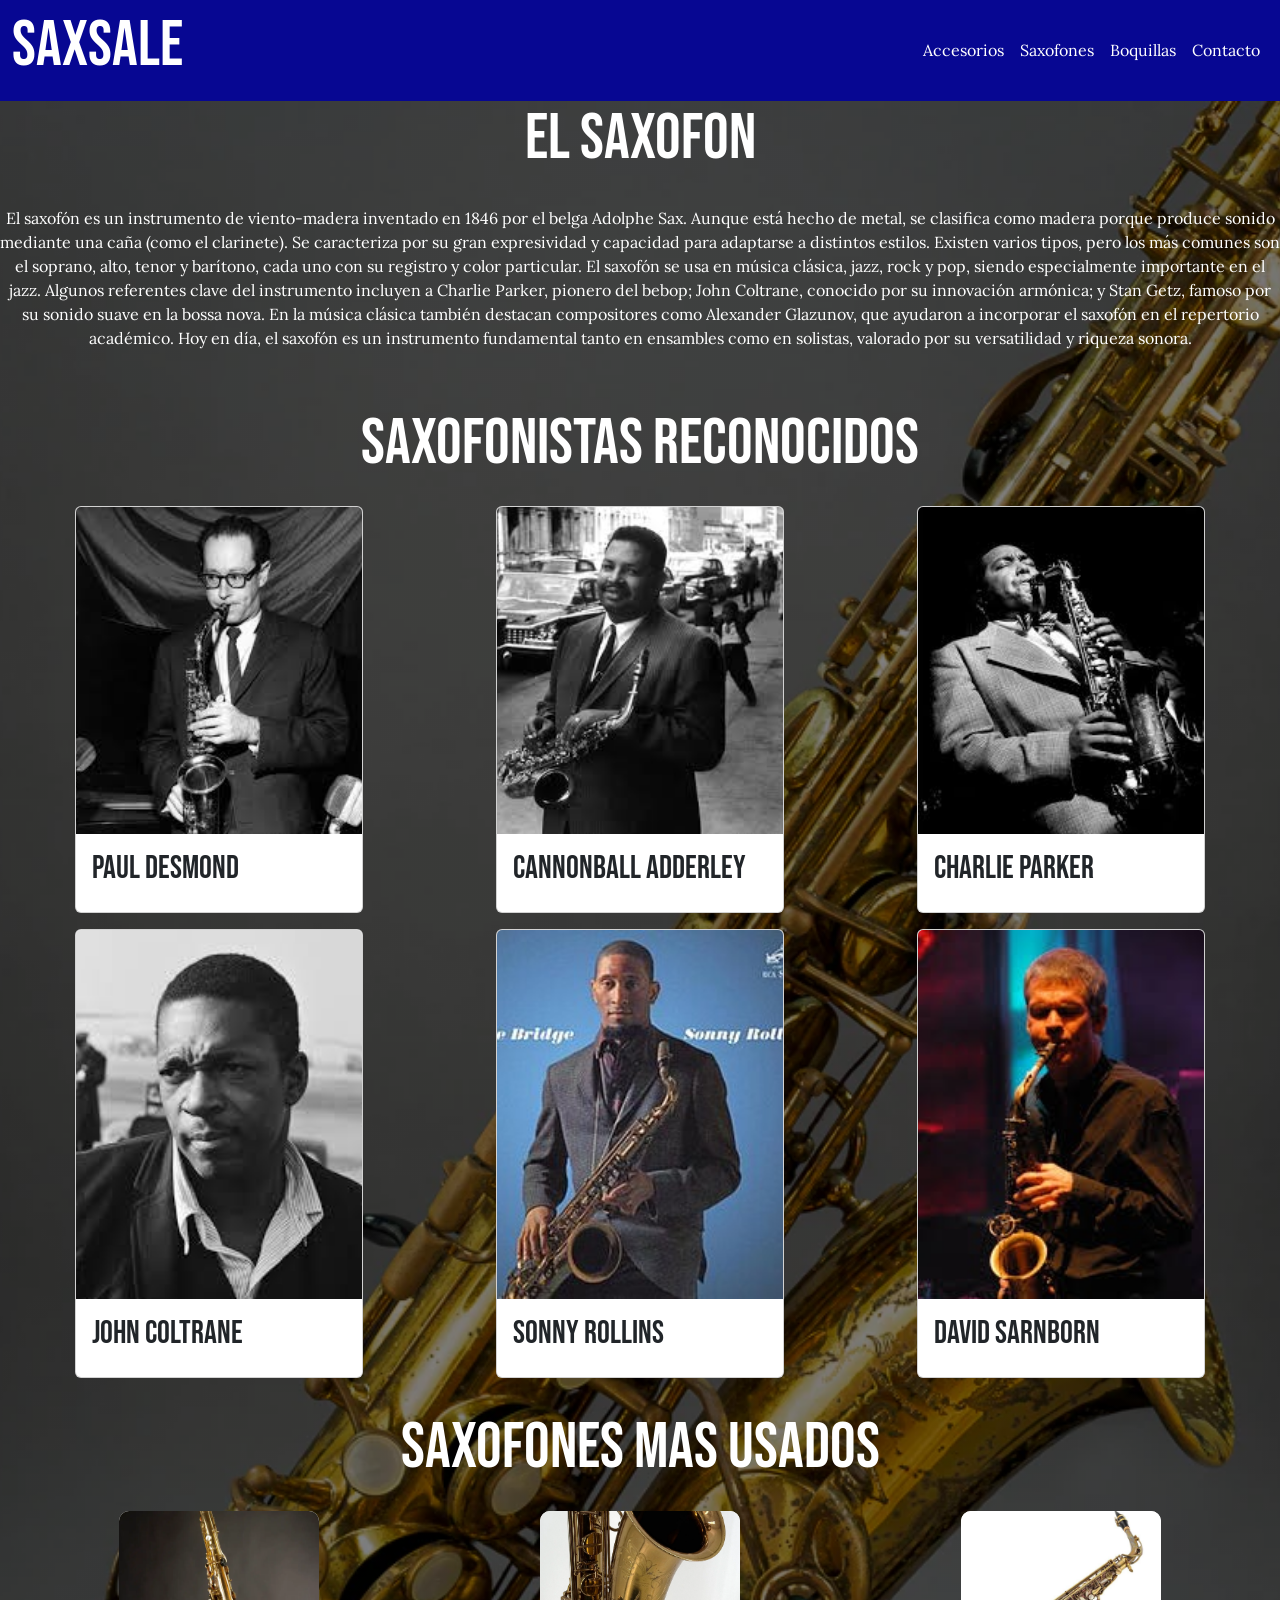
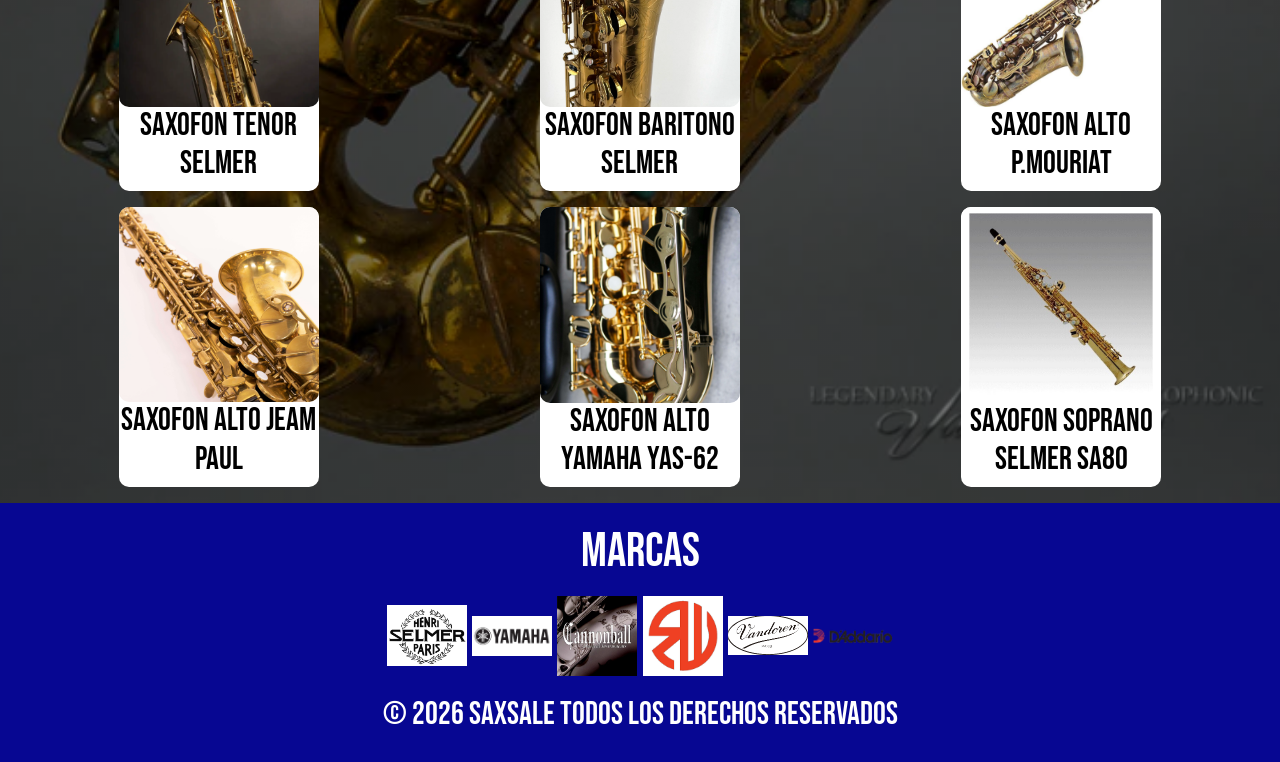
<file: index.html>
<!DOCTYPE html>
<html lang="es">
<head>
    <meta charset="UTF-8">
    <meta name="viewport" content="width=device-width, initial-scale=1.0">
    <title>SaxSale-Inicio</title>

    <link href="https://cdn.jsdelivr.net/npm/bootstrap@5.3.8/dist/css/bootstrap.min.css" rel="stylesheet" integrity="sha384-sRIl4kxILFvY47J16cr9ZwB07vP4J8+LH7qKQnuqkuIAvNWLzeN8tE5YBujZqJLB" crossorigin="anonymous">
    <link rel="stylesheet" href="./styles/style.css">

    <link rel="preconnect" href="https://fonts.googleapis.com">
    <link rel="preconnect" href="https://fonts.gstatic.com" crossorigin>
    <link rel="shortcut icon" href="./assets/logos/saxo.png" type="image/x-icon">
    
   <meta name="description" content="Descubrí saxofones, accesorios y novedades para músicos. SaxSale ofrece instrumentos de calidad e información para saxofonistas de todos los niveles.">
   <meta name="keywords" content="saxofón, saxofón alto, saxofón tenor, saxofón soprano, saxofón barítono, accesorios para saxofón, abrazaderas
    boquillas, Yamaha, Selmer, Yamaha YAS-62, saxofones profesionales, saxofones para estudiantes, tienda de instrumentos">
   <meta name="author" content="Mario Dos santos">
   <meta name="owner" content="SaxSale">
    
   <meta property="og:title" content="SaxSale-Inicio">
   <meta property="og:url" content="https://mariodosantos21-boop.github.io/saxsale/index.html">
   <meta property="og:image" content="https://raw.githubusercontent.com/mariodosantos21-boop/saxsale/refs/heads/main/assets/logos/saxo.png">
   <meta property="og:description" content="Descubrí saxofones, accesorios y novedades para músicos. SaxSale ofrece instrumentos de calidad e información para saxofonistas de todos los niveles">
   
</head>
<body>
  <header>
    <nav class="navbar navbar-expand-lg navbar-dark">
      <div class="container-fluid">
        <a href="./index.html">
      <h1>SaxSale</h1>
      </a>
        <button class="navbar-toggler" type="button" data-bs-toggle="collapse" data-bs-target="#navbarNav" aria-controls="navbarNav" aria-expanded="false" aria-label="Toggle navigation">
          <span class="navbar-toggler-icon"></span>
        </button>
        <div class="collapse navbar-collapse" id="navbarNav">
          <ul class="navbar-nav ms-auto">
          
            <li class="nav-item">
              <a class="nav-link" href="./pages/accesorios.html">Accesorios</a>
            </li>
            <li class="nav-item">
              <a class="nav-link" href="./pages/saxofones.html">Saxofones</a>
            </li>
            <li class="nav-item">
              <a class="nav-link" href="./pages/mouthpiece.html">Boquillas</a>
            </li>
              <li class="nav-item">
              <a class="nav-link" href="./pages/contacto.html">Contacto</a>
            </li>
          
          </ul>
        </div>
      </div>
    </nav>
    </header>
    <main class="main-inicio">
        <section class="star-container">
          <div>
            <h2>El Saxofon </h2>
          </div>
           <div>
            <p>El saxofón es un instrumento de viento-madera inventado en 1846 por el belga Adolphe Sax. Aunque está hecho de metal, se clasifica como madera porque produce sonido mediante una caña (como el clarinete).
               Se caracteriza por su gran expresividad y capacidad para adaptarse a distintos estilos.
               Existen varios tipos, pero los más comunes son el soprano, alto, tenor y barítono, cada uno con su registro y color particular. El saxofón se usa en música clásica,
               jazz, rock y pop, siendo especialmente importante en el jazz.
               Algunos referentes clave del instrumento incluyen a Charlie Parker, pionero del bebop; John Coltrane, conocido por su innovación armónica; y Stan Getz, famoso por su sonido suave en la bossa nova.
               En la música clásica también destacan compositores como Alexander Glazunov, que ayudaron a incorporar el saxofón en el repertorio académico.
               Hoy en día, el saxofón es un instrumento fundamental tanto en ensambles como en solistas, valorado por su versatilidad y riqueza sonora.</p>
          </div>
    
    </section>
        <br>
   <section class="star-container2">
      <h2>SAXOFONISTAS RECONOCIDOS</h2>
          
          <div class="card" style="width: 18rem;">
            <img src="./assets/novedades/desmond.jpg" class="card-img-top" alt="desmond">
          <div class="card-body">
            <h3>Paul Desmond</h3>
          </div>
         </div>
        
         
         <div class="card" style="width: 18rem;">
           <img src="./assets/novedades/adderley.jpg" class="card-img-top" alt="adderley">
          <div class="card-body">
             <h3>Cannonball Adderley</h3>
          </div>
        </div>

         <div class="card" style="width: 18rem;">
           <img src="./assets/novedades/parker.jpg" class="card-img-top" alt="parker">
          <div class="card-body">
            <h3>Charlie Parker</h3>
          </div>
        </div>

         <div class="card" style="width: 18rem;">
           <img src="./assets/novedades/coltraine (2).jpg" class="card-img-top" alt="coltrane">
          <div class="card-body">
           <h3>John Coltrane</h3>
          </div>
        </div>

         <div class="card" style="width: 18rem;">
           <img src="./assets/novedades/The_Bridge_Sonny_Rollins.jpg" class="card-img-top" alt="rollins">
          <div class="card-body">
           <h3>Sonny Rollins</h3>
          </div>
        </div>
          
        <div class="card" style="width: 18rem;">
           <img src="./assets/novedades/sarnborn.jpg" class="card-img-top" alt="sarnborn">
          <div class="card-body">
           <h3>David Sarnborn</h3>
        </div>
      </div>
</section>

<section class="star-container3">
   <h2>SAXOFONES MAS USADOS</h2>

  <div class="card-rotate">
  <div class="inner">
    <div class="front">
    <img src="./assets/saxofones/tenores/DSC01612b.webp" alt="saxotenorselmer">
    <h3>  SAXOFON TENOR SELMER</h3>
    </div>
    <div class="back">
      <p>El Selmer Mark VI saxophone es uno de los saxofones más famosos de la historia. Destaca por su sonido cálido,
         potente y muy expresivo, lo que lo convirtió en un favorito dentro del jazz. Aún hoy es muy valorado por músicos de todo el mundo.</p>
   </div>
  </div>
</div>

 <div class="card-rotate">
  <div class="inner">
    <div class="front">
    <img src="./assets/saxofones/baritonos/mark6  (5).jpg" alt="">
    <h3>  SAXOFON BARITONO SELMER</h3>
    </div>
    <div class="back">
      <p>El Selmer Mark VI baritone saxophone es un saxofón barítono muy valorado por su sonido profundo, potente y cálido.
         Destaca por su gran proyección y flexibilidad, siendo una opción clásica en el jazz y ensambles modernos.</p>
   </div>
  </div>
</div>

 <div class="card-rotate">
  <div class="inner">
    <div class="front">
    <img src="./assets/novedades/pmauriat.jpg" alt="p.mouriat">
    <h3>SAXOFON ALTO P.MOURIAT</h3>
    </div>
    <div class="back">
      <p>El P. Mauriat alto saxophone es un saxofón alto moderno, conocido por su sonido cálido y potente.
         Destaca por su buena proyección y respuesta, siendo una opción muy valorada en jazz y música contemporánea.</p>
   </div>
  </div>
</div>

 <div class="card-rotate">
  <div class="inner">
    <div class="front">
    <img src="./assets/novedades/pexels-jean-paul-wright-39375669-7929649.jpg" alt="jean-paul">
    <h3>  SAXOFON ALTO JEAM PAUL</h3>
    </div>
    <div class="back">
      <p>El Jean Paul alto saxophone es un saxofón alto pensado para estudiantes, reconocido por su facilidad de ejecución y buena afinación.
         Ofrece un sonido equilibrado y es una opción accesible para quienes están comenzando.</p>
   </div>
  </div>
</div>

<div class="card-rotate">
  <div class="inner">
    <div class="front">
    <img src="./assets/novedades/pexels-caique-araujo-101156227-12457441.jpg" alt="yamaha">
    <h3>  SAXOFON ALTO YAMAHA YAS-62</h3>
    </div>
    <div class="back">
      <p>El Yamaha YAS-62 alto saxophone es un saxofón alto profesional muy reconocido por su excelente afinación, respuesta rápida y sonido equilibrado.
         Es una opción versátil, ideal tanto para estudio como para presentaciones en distintos estilos musicales.</p>
   </div>
  </div>
</div>

<div class="card-rotate">
  <div class="inner">
    <div class="front">
    <img src="./assets/saxofones/sopranos/selmer-paris-sa-80-soprano.jpg" alt="selmer-soprano">
    <h3>  SAXOFON SOPRANO SELMER SA80</h3>
    </div>
    <div class="back">
      <p>El Selmer Super Action 80 Series II soprano saxophone es un saxofón soprano profesional muy valorado por su sonido redondo,
         claro y rico en armónicos. Destaca por su excelente afinación, proyección y facilidad de ejecución, siendo una opción muy utilizada en jazz y música clásica.</p>
   </div>
  </div>
</div>



</section>
    </main>
    <footer>
      <section class="footer-contenedor">

  <article class="footer-box2">
    <h3 class="h3box2">MARCAS</h3>

    <div class="logos">
      <a href="https://www.selmer.fr/en-int?srsltid=AfmBOor79Rb-_9UPQ6MRUY8ZI1y_j1xs5f0mpgxhy6elbw4P0WbcUUgo" target="_blank">
        <img class="logo-footer" alt="logo-selmer" src="./assets/logos/selmer.png" loading="lazy"></a>
      <a href="https://usa.yamaha.com/products/musical_instruments/winds/saxophones/index.html" target="_blank">
        <img class="logo-footer" alt="logo-yamaha" src="./assets/logos/yamaha.png" loading="lazy"></a>
      <a href="https://www.cannonballmusic.com/" target="_blank">
        <img class="logo-footer" alt="logo-cannonball" src="./assets/logos/cannonball.png" loading="lazy"></a>
      <a href="https://www.robertoswinds.com/" target="_blank">
        <img class="logo-footer" alt="logo-robertowinds" src="./assets/novedades/robertowinds.jpg" loading="lazy" ></a>
      <a href="https://vandoren.fr/en/" target="_blank">
        <img class="logo-footer" alt="logo-vandoren" src="./assets/logos/vandoren_logo.png" loading="lazy"></a>
      <a href="https://www.daddario.com/collections/saxophone-reeds?srsltid=AfmBOor3AmA8gWwZORQWqCa6BvwieEF4S8FT9-_b8jnud8J5Rp-UT0DT" target="_blank">
        <img class="logo-footer" alt="logo-daddario" src="./assets/logos/Daddario_logo.png" loading="lazy"></a>
    </div>
  </article>

  <article class="footer-box3">
    <h2 class="footer-h2-b3">
      © 2026 SaxSale todos los derechos reservados
    </h2>
  </article>

</section>

    </footer>
    <script src="https://cdn.jsdelivr.net/npm/bootstrap@5.3.8/dist/js/bootstrap.bundle.min.js" integrity="sha384-FKyoEForCGlyvwx9Hj09JcYn3nv7wiPVlz7YYwJrWVcXK/BmnVDxM+D2scQbITxI" crossorigin="anonymous"></script>
</body>
</html>
</file>
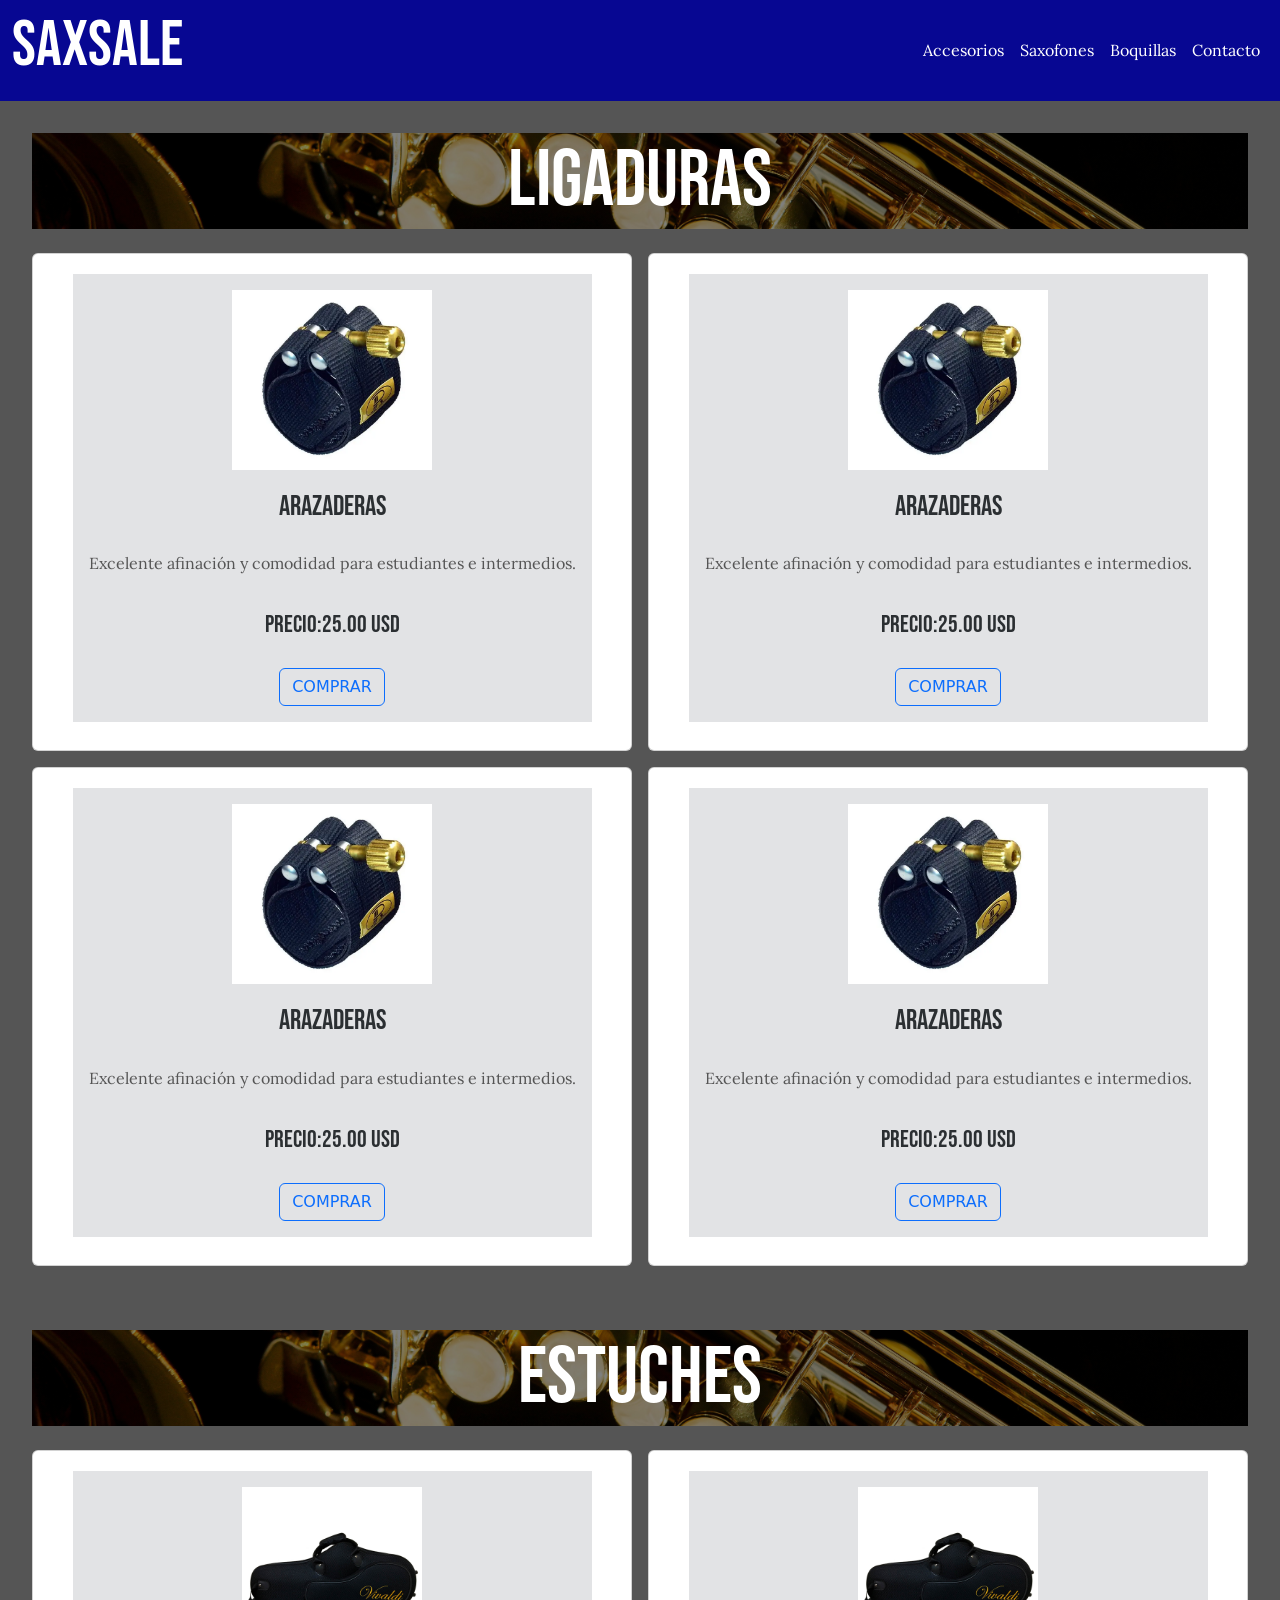
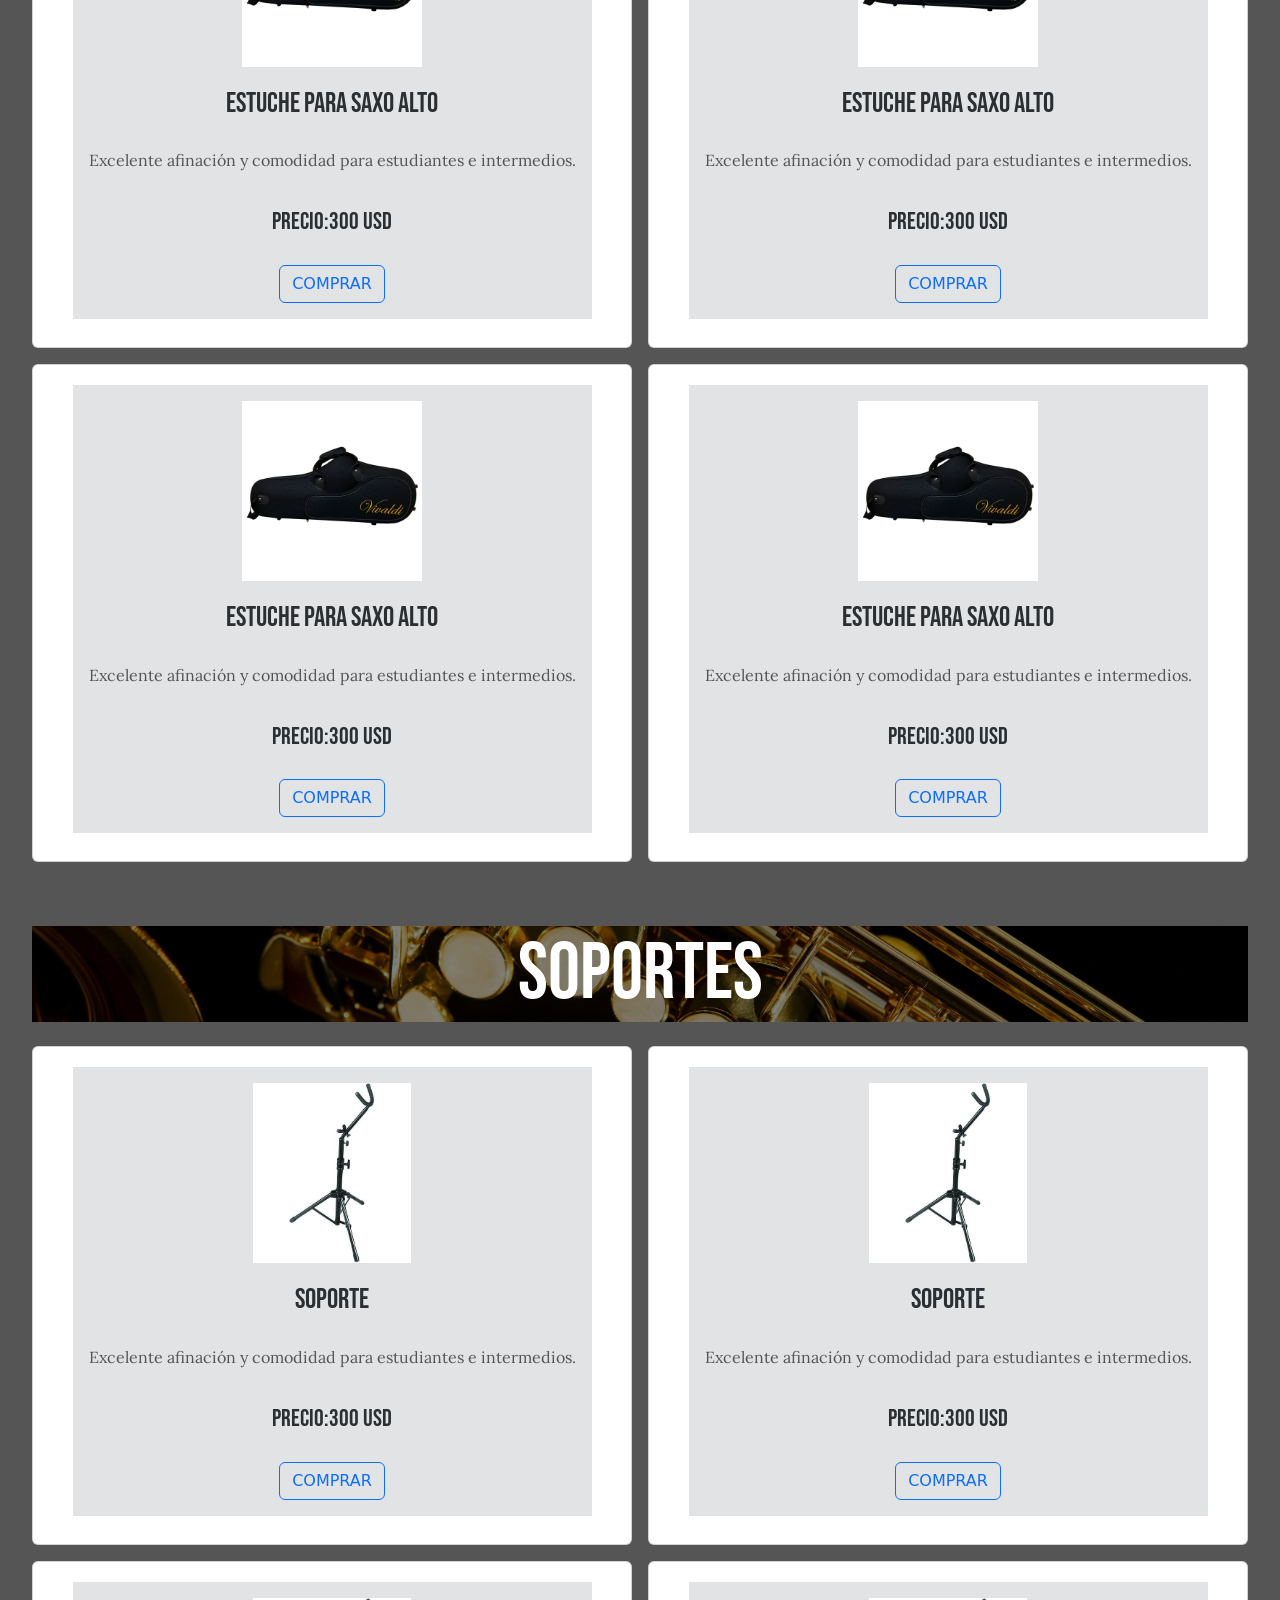
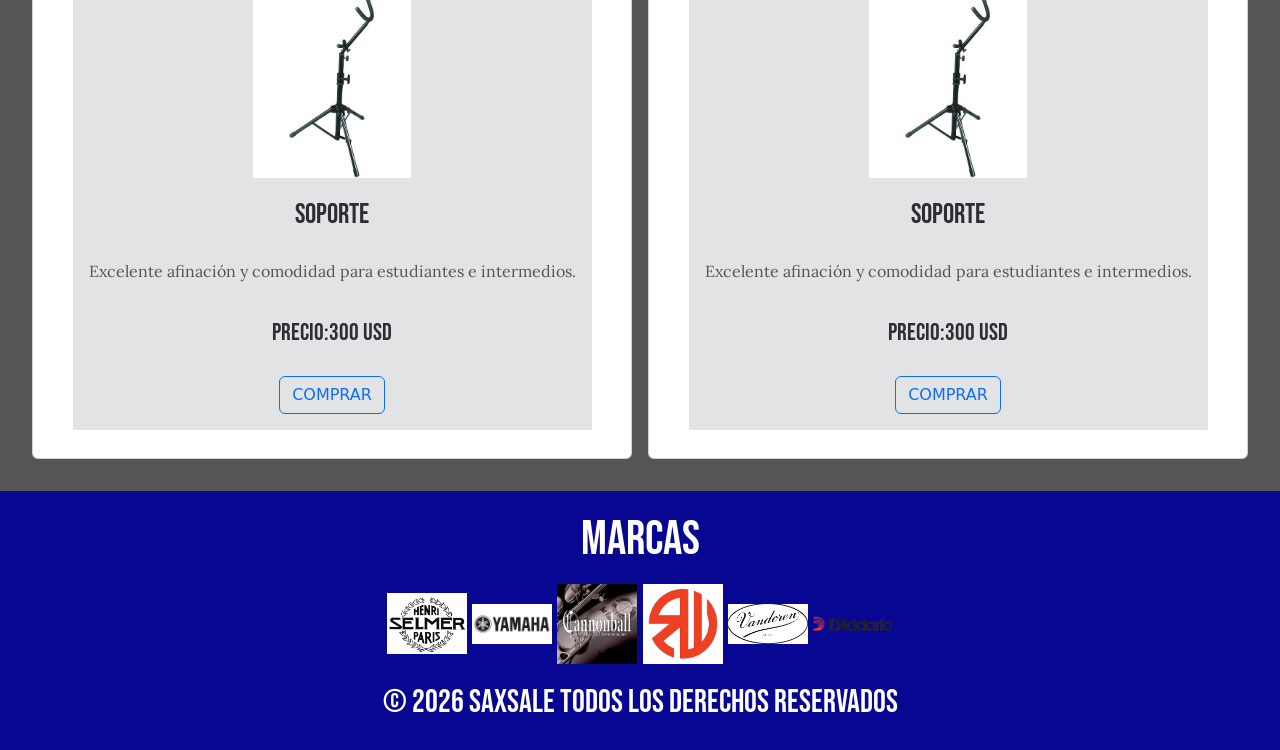
<file: pages/accesorios.html>
<!DOCTYPE html>
<html lang="es">
<head>
    <meta charset="UTF-8">
    <meta name="viewport" content="width=device-width, initial-scale=1.0">
    <title>SaxSale-Accesorios</title>

    <link href="https://cdn.jsdelivr.net/npm/bootstrap@5.3.8/dist/css/bootstrap.min.css" rel="stylesheet" integrity="sha384-sRIl4kxILFvY47J16cr9ZwB07vP4J8+LH7qKQnuqkuIAvNWLzeN8tE5YBujZqJLB" crossorigin="anonymous">
    <link rel="stylesheet" href="../styles/style.css">

    <link rel="preconnect" href="https://fonts.googleapis.com">
    <link rel="preconnect" href="https://fonts.gstatic.com" crossorigin>
    <link rel="shortcut icon" href="../assets/logos/saxo.png" type="image/x-icon">

    <meta name="description" content="Encontrá accesorios para saxofón en SaxSale. Descubrí cañas, abrazaderas, estuches, correas y más accesorios de calidad para mejorar tu sonido y comodidad al tocar.">
    <meta name="keywords" content="accesorios para saxofón, cañas para saxofón, abrazaderas saxofón, correas saxofón, estuches saxofón, accesorios musicales, sax sale, accesorios saxo alto, accesorios saxo tenor,
     tienda de saxofón online, repuestos para saxofón, accesorios músicos Uruguay, boquillas y accesorios saxofón, productos para saxofonistas, saxophone accessories">
    <meta name="author" content="Mario Dos santos">
    <meta name="owner" content="SaxSale">

    <meta property="og:title" content="SaxSale-accesorios">
    <meta property="og:url" content="https://mariodosantos21-boop.github.io/saxsale/pages/accesorios.html">
    <meta property="og:image" content="https://raw.githubusercontent.com/mariodosantos21-boop/saxsale/refs/heads/main/assets/logos/saxo.png">
    <meta property="og:description" content="Encontrá accesorios para saxofón en SaxSale. Descubrí cañas, abrazaderas, estuches, correas y más accesorios de calidad para mejorar tu sonido y comodidad al tocar.">
    
</head>
<body>
<header>
    <nav class="navbar navbar-expand-lg navbar-dark">
      <div class="container-fluid">
        <a href="../index.html">
      <h1>SaxSale</h1>
      </a>
        <button class="navbar-toggler" type="button" data-bs-toggle="collapse" data-bs-target="#navbarNav" aria-controls="navbarNav" aria-expanded="false" aria-label="Toggle navigation">
          <span class="navbar-toggler-icon"></span>
        </button>
        <div class="collapse navbar-collapse" id="navbarNav">
          <ul class="navbar-nav ms-auto">
          
            <li class="nav-item">
              <a class="nav-link" href="./accesorios.html">Accesorios</a>
            </li>
            <li class="nav-item">
              <a class="nav-link" href="./saxofones.html">Saxofones</a>
            </li>
            <li class="nav-item">
              <a class="nav-link" href="./mouthpiece.html">Boquillas</a>
            </li>
              <li class="nav-item">
              <a class="nav-link" href="./contacto.html">Contacto</a>
            </li>
          
          </ul>
        </div>
      </div>
    </nav>
  </header>    
    <main>

  <section class="contenedor">
            <h2 class="titulo-seccion">Ligaduras</h2>
            
          <article class="card">
               <div class="p-3 mb-2 bg-secondary-subtle text-secondary-emphasis">
                 <img class="img-boquilla" src="../assets/novedades/rovner-mk3-saxophone-ligature-676656.webp" alt="abrazaderas">
                   <h3>Arazaderas</h3>
                     <p class="descripcion"> Excelente afinación y comodidad para estudiantes e intermedios.</p>
                       <h4>PRECIO:25.00 USD</h4>
                    <a href="./compra.html" class="btn btn-outline-primary">COMPRAR</a>
                </div>
          </article>

          <article class="card">
               <div class="p-3 mb-2 bg-secondary-subtle text-secondary-emphasis">
                 <img class="img-boquilla" src="../assets/novedades/rovner-mk3-saxophone-ligature-676656.webp" alt="abrazaderas">
                   <h3>Arazaderas</h3>
                     <p class="descripcion"> Excelente afinación y comodidad para estudiantes e intermedios.</p>
                       <h4>PRECIO:25.00 USD</h4>
                    <a href="./compra.html" class="btn btn-outline-primary">COMPRAR</a>
                </div>
          </article>

          <article class="card">
               <div class="p-3 mb-2 bg-secondary-subtle text-secondary-emphasis">
                 <img class="img-boquilla" src="../assets/novedades/rovner-mk3-saxophone-ligature-676656.webp" alt="abrazaderas">
                   <h3>Arazaderas</h3>
                     <p class="descripcion"> Excelente afinación y comodidad para estudiantes e intermedios.</p>
                       <h4>PRECIO:25.00 USD</h4>
                    <a href="./compra.html" class="btn btn-outline-primary">COMPRAR</a>
                </div>
          </article>

          <article class="card">
               <div class="p-3 mb-2 bg-secondary-subtle text-secondary-emphasis">
                 <img class="img-boquilla" src="../assets/novedades/rovner-mk3-saxophone-ligature-676656.webp" alt="abrazaderas">
                   <h3>Arazaderas</h3>
                     <p class="descripcion"> Excelente afinación y comodidad para estudiantes e intermedios.</p>
                       <h4>PRECIO:25.00 USD</h4>
                    <a href="./compra.html" class="btn btn-outline-primary">COMPRAR</a>
                </div>
          </article>

</section>

 <section class="contenedor">
            <h2 class="titulo-seccion">ESTUCHES</h2>
            
          <article class="card">
              <div class="p-3 mb-2 bg-secondary-subtle text-secondary-emphasis">
                <img class="img-boquilla" src="../assets/novedades/YWSG-15-A.jpg" alt="estuches">
                  <h3>Estuche para saxo Alto</h3>
                    <p class="descripcion">Excelente afinación y comodidad para estudiantes e intermedios. </p>
                      <h4>PRECIO:300 USD</h4>
                  <a href="./compra.html" class="btn btn-outline-primary">COMPRAR</a> 
              </div>
        </article>

        <article class="card">
              <div class="p-3 mb-2 bg-secondary-subtle text-secondary-emphasis">
                <img class="img-boquilla" src="../assets/novedades/YWSG-15-A.jpg" alt="estuches">
                  <h3>Estuche para saxo Alto</h3>
                    <p class="descripcion">Excelente afinación y comodidad para estudiantes e intermedios. </p>
                      <h4>PRECIO:300 USD</h4>
                  <a href="./compra.html" class="btn btn-outline-primary">COMPRAR</a> 
              </div>
        </article>

        <article class="card">
              <div class="p-3 mb-2 bg-secondary-subtle text-secondary-emphasis">
                <img class="img-boquilla" src="../assets/novedades/YWSG-15-A.jpg" alt="estuches">
                  <h3>Estuche para saxo Alto</h3>
                    <p class="descripcion">Excelente afinación y comodidad para estudiantes e intermedios. </p>
                      <h4>PRECIO:300 USD</h4>
                  <a href="./compra.html" class="btn btn-outline-primary">COMPRAR</a> 
              </div>
        </article>

        <article class="card">
              <div class="p-3 mb-2 bg-secondary-subtle text-secondary-emphasis">
                <img class="img-boquilla" src="../assets/novedades/YWSG-15-A.jpg" alt="estuches">
                  <h3>Estuche para saxo Alto</h3>
                    <p class="descripcion">Excelente afinación y comodidad para estudiantes e intermedios. </p>
                      <h4>PRECIO:300 USD</h4>
                  <a href="./compra.html" class="btn btn-outline-primary">COMPRAR</a> 
              </div>
        </article>

</section>

 <section class="contenedor">
            <h2 class="titulo-seccion">SOPORTES</h2>
            
             <article class="card">
                <div class="p-3 mb-2 bg-secondary-subtle text-secondary-emphasis">
                  <img class="img-boquilla" src="../assets/novedades/51wU4zacoAL._AC_UL495_SR435,495_.jpg" alt="soportes">
                    <h3>Soporte</h3>
                      <p class="descripcion">Excelente afinación y comodidad para estudiantes e intermedios.</p>
                         <h4>PRECIO:300 USD</h4>
                      <a href="./compra.html" class="btn btn-outline-primary">COMPRAR</a> 
                  </div>
            </article>

             <article class="card">
                <div class="p-3 mb-2 bg-secondary-subtle text-secondary-emphasis">
                  <img class="img-boquilla" src="../assets/novedades/51wU4zacoAL._AC_UL495_SR435,495_.jpg" alt="soportes">
                    <h3>Soporte</h3>
                      <p class="descripcion">Excelente afinación y comodidad para estudiantes e intermedios.</p>
                         <h4>PRECIO:300 USD</h4>
                      <a href="./compra.html" class="btn btn-outline-primary">COMPRAR</a> 
                  </div>
            </article>

             <article class="card">
                <div class="p-3 mb-2 bg-secondary-subtle text-secondary-emphasis">
                  <img class="img-boquilla" src="../assets/novedades/51wU4zacoAL._AC_UL495_SR435,495_.jpg" alt="soportes">
                    <h3>Soporte</h3>
                      <p class="descripcion">Excelente afinación y comodidad para estudiantes e intermedios.</p>
                         <h4>PRECIO:300 USD</h4>
                      <a href="./compra.html" class="btn btn-outline-primary">COMPRAR</a> 
                  </div>
            </article>

             <article class="card">
                <div class="p-3 mb-2 bg-secondary-subtle text-secondary-emphasis">
                  <img class="img-boquilla" src="../assets/novedades/51wU4zacoAL._AC_UL495_SR435,495_.jpg" alt="soportes">
                    <h3>Soporte</h3>
                      <p class="descripcion">Excelente afinación y comodidad para estudiantes e intermedios.</p>
                         <h4>PRECIO:300 USD</h4>
                      <a href="./compra.html" class="btn btn-outline-primary">COMPRAR</a> 
                  </div>
            </article>

</section>
    </main>
    <footer>
 <section class="footer-contenedor">

  <article class="footer-box2">
    <h3 class="h3box2">MARCAS</h3>
     <div class="logos">
      <a href="https://www.selmer.fr/en-int?srsltid=AfmBOor79Rb-_9UPQ6MRUY8ZI1y_j1xs5f0mpgxhy6elbw4P0WbcUUgo" target="_blank">
        <img class="logo-footer" alt="logo-selmer" src="../assets/logos/selmer.png" loading="lazy"></a>
      <a href="https://usa.yamaha.com/products/musical_instruments/winds/saxophones/index.html" target="_blank">
        <img class="logo-footer" alt="logo-yamaha" src="../assets/logos/yamaha.png" loading="lazy"></a>
      <a href="https://www.cannonballmusic.com/" target="_blank">
        <img class="logo-footer" alt="logo-cannonball" src="../assets/logos/cannonball.png" loading="lazy"></a>
      <a href="https://www.robertoswinds.com/" target="_blank">
        <img class="logo-footer" alt="logo-robertowinds" src="../assets/novedades/robertowinds.jpg" loading="lazy" ></a>
      <a href="https://vandoren.fr/en/" target="_blank">
        <img class="logo-footer" alt="logo-vandoren" src="../assets/logos/vandoren_logo.png" loading="lazy"></a>
      <a href="https://www.daddario.com/collections/saxophone-reeds?srsltid=AfmBOor3AmA8gWwZORQWqCa6BvwieEF4S8FT9-_b8jnud8J5Rp-UT0DT" target="_blank">
        <img class="logo-footer" alt="logo-daddario" src="../assets/logos/Daddario_logo.png" loading="lazy"></a>
    </div>
  </article>

  <article class="footer-box3">
    <h2 class="footer-h2-b3">
      © 2026 SaxSale todos los derechos reservados
    </h2>
  </article>

</section>
       
      </section>
    </footer>
    <script src="https://cdn.jsdelivr.net/npm/bootstrap@5.3.8/dist/js/bootstrap.bundle.min.js" integrity="sha384-FKyoEForCGlyvwx9Hj09JcYn3nv7wiPVlz7YYwJrWVcXK/BmnVDxM+D2scQbITxI" crossorigin="anonymous"></script>
</body>
</html>
</file>
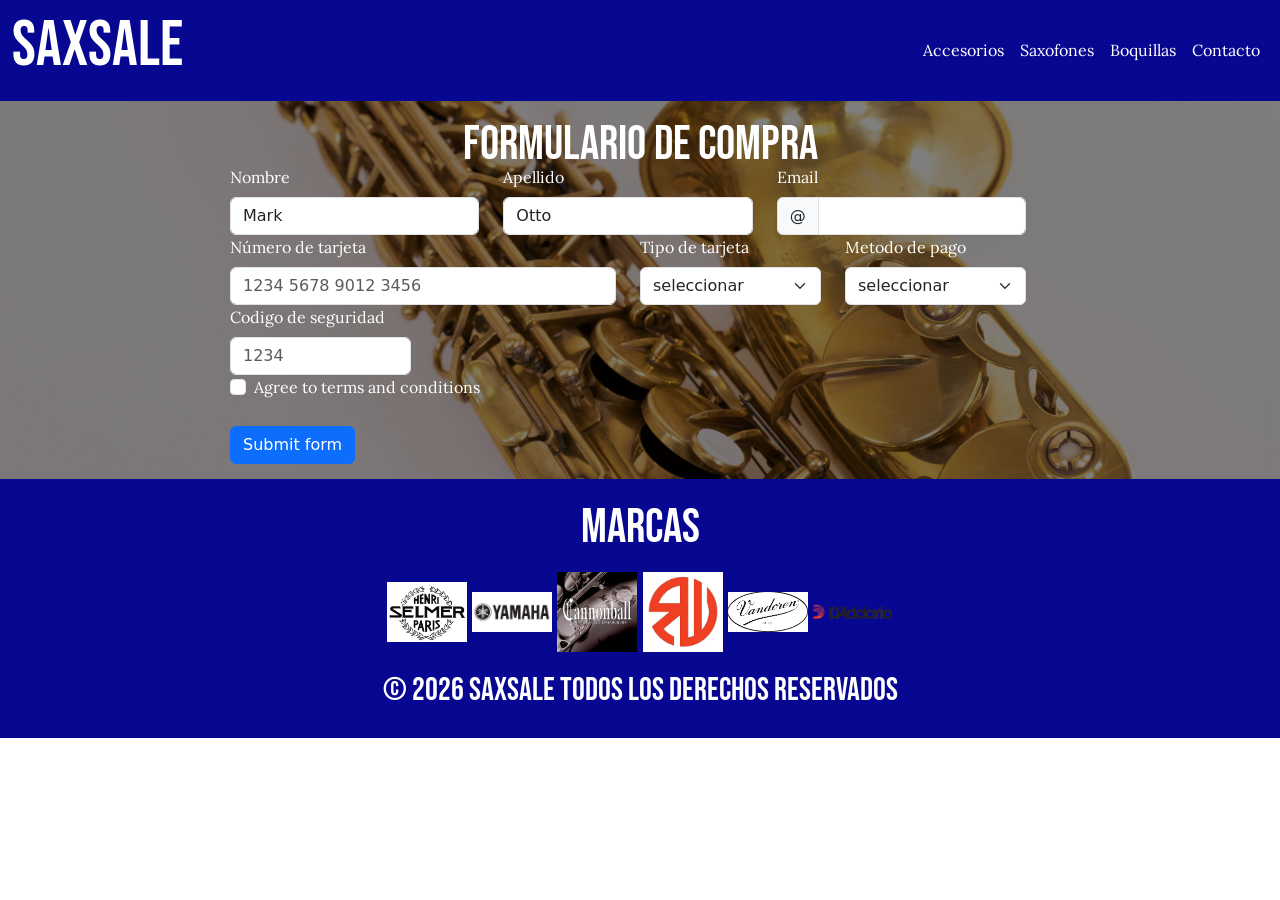
<file: pages/compra.html>
<!DOCTYPE html>
<html lang="en">
<head>
    <meta charset="UTF-8">
    <meta name="viewport" content="width=device-width, initial-scale=1.0">
    <title>SaxSale-Compra</title>

    <link href="https://cdn.jsdelivr.net/npm/bootstrap@5.3.8/dist/css/bootstrap.min.css" rel="stylesheet" integrity="sha384-sRIl4kxILFvY47J16cr9ZwB07vP4J8+LH7qKQnuqkuIAvNWLzeN8tE5YBujZqJLB" crossorigin="anonymous">
    <link rel="stylesheet" href="../styles/style.css">
    
    <link rel="preconnect" href="https://fonts.googleapis.com">
    <link rel="preconnect" href="https://fonts.gstatic.com" crossorigin>
    <link rel="shortcut icon" href="../assets/logos/saxo.png" type="image/x-icon">

    <meta name="description" content="Comprá saxofones, boquillas y accesorios de forma fácil y segura en SaxSale. Encontrá productos de calidad para estudiantes y músicos profesionales con atención personalizada.">
    <meta name="keywords" content="comprar saxofón online, compra de saxofones Uruguay, sax sale tienda online, boquillas para saxofón, accesorios para saxofón, instrumentos musicales Uruguay, saxofones profesionales, saxos para estudiantes, tienda de música online, comprar accesorios saxofón, saxophone shop, instrumentos de viento, venta de saxofones, productos para saxofonistas, compra segura instrumentos musicales">
    <meta name="author" content="Mario Dos santos">
    <meta name="owner" content="SaxSale">

    <meta property="og:title" content="SaxSale-Compra">
    <meta property="og:url" content="https://mariodosantos21-boop.github.io/saxsale/pages/compra.html">
    <meta property="og:image" content="https://raw.githubusercontent.com/mariodosantos21-boop/saxsale/refs/heads/main/assets/logos/saxo.png">
    <meta property="og:description" content="Comprá saxofones, boquillas y accesorios de forma fácil y segura en SaxSale.
     Encontrá productos de calidad para estudiantes y músicos profesionales con atención personalizada.">
    
</head>
<body>
<header>
    <nav class="navbar navbar-expand-lg navbar-dark">
      <div class="container-fluid">
        <a href="../index.html">
      <h1>SaxSale</h1>
      </a>
        <button class="navbar-toggler" type="button" data-bs-toggle="collapse" data-bs-target="#navbarNav" aria-controls="navbarNav" aria-expanded="false" aria-label="Toggle navigation">
          <span class="navbar-toggler-icon"></span>
        </button>
        <div class="collapse navbar-collapse" id="navbarNav">
          <ul class="navbar-nav ms-auto">
          
            <li class="nav-item">
              <a class="nav-link" href="./accesorios.html">Accesorios</a>
            </li>
            <li class="nav-item">
              <a class="nav-link" href="./saxofones.html">Saxofones</a>
            </li>
            <li class="nav-item">
              <a class="nav-link" href="./mouthpiece.html">Boquillas</a>
            </li>
              <li class="nav-item">
              <a class="nav-link" href="./contacto.html">Contacto</a>
            </li>
          
          </ul>
        </div>
      </div>
    </nav>
  </header>
<main>
        <section class="formulario-de-pago">
            <div><h2 class="titulo-formulario">FORMULARIO DE COMPRA</h2></div>
<form class="row g-3 needs-validation" novalidate>
  <div class="col-2"></div>
  <div class="row col-8">
    <div class="col-md-4">
      <label for="validationCustom01" class="form-label">Nombre</label>
      <input type="text" class="form-control" id="validationCustom01" value="Mark" required>
      <div class="valid-feedback">
        Looks good!
      </div>
    </div>
    <div class="col-md-4">
      <label for="validationCustom02" class="form-label">Apellido</label>
      <input type="text" class="form-control" id="validationCustom02" value="Otto" required>
      <div class="valid-feedback">
        Looks good!
      </div>
    </div>
    <div class="col-md-4">
      <label for="validationCustomUsername" class="form-label">Email</label>
      <div class="input-group has-validation">
        <span class="input-group-text" id="inputGroupPrepend">@</span>
        <input type="text" class="form-control" id="validationCustomUsername" aria-describedby="inputGroupPrepend" required>
        <div class="invalid-feedback">
          Please choose a username.
        </div>
      </div>
    </div>
    <div class="col-md-6">
      <label class="form-label">Número de tarjeta</label>
      <input type="text" class="form-control" placeholder="1234 5678 9012 3456" required>
      <div class="invalid-feedback">
        Please provide a valid city.
      </div>
    </div>
    <div class="col-md-3">
      <label for="validationCustom04" class="form-label">Tipo de tarjeta</label>
      <select class="form-select" id="validationCustom04" required>
        <option selected disabled value="">seleccionar</option>
        <option>Visa</option>
        <option>Mastercart</option>
        <option>Prex</option>
        <option>American Express</option>
      </select>
    </div>

    <div class="col-md-3">
      <label for="validationCustom04" class="form-label">Metodo de pago</label>
      <select class="form-select" id="validationCustom04" required>
        <option selected disabled value="">seleccionar</option>
        <option>Credito</option>
        <option>Debito</option>
    
      </select>
    </div>
    <div class="col-md-3">
      <label for="validationCustom05" class="form-label">Codigo de seguridad</label>
      <input type="text" class="form-control" id="validationCustom05" placeholder="1234"  required>
      <div class="invalid-feedback">
        Please provide a valid zip.
      </div>
    </div>
    <div class="col-12">
      <div class="form-check">
        <input class="form-check-input" type="checkbox" value="" id="invalidCheck" required>
        <label class="form-check-label" for="invalidCheck">
          Agree to terms and conditions
        </label>
        <div class="invalid-feedback">
          You must agree before submitting.
        </div>
      </div>
    </div>
    <div class="col-12"> <br>
      <button class="btn btn-primary" type="submit">Submit form</button>
    </div>
  </div>
  <div class="col-2"></div>
</form>
</section>

</main>
<footer>
 <section class="footer-contenedor">

  <article class="footer-box2">
    <h3 class="h3box2">MARCAS</h3>
   <div class="logos">
      <a href="https://www.selmer.fr/en-int?srsltid=AfmBOor79Rb-_9UPQ6MRUY8ZI1y_j1xs5f0mpgxhy6elbw4P0WbcUUgo" target="_blank">
        <img class="logo-footer" alt="logo-selmer" src="../assets/logos/selmer.png" loading="lazy"></a>
      <a href="https://usa.yamaha.com/products/musical_instruments/winds/saxophones/index.html" target="_blank">
        <img class="logo-footer" alt="logo-yamaha" src="../assets/logos/yamaha.png" loading="lazy"></a>
      <a href="https://www.cannonballmusic.com/" target="_blank">
        <img class="logo-footer" alt="logo-cannonball" src="../assets/logos/cannonball.png" loading="lazy"></a>
      <a href="https://www.robertoswinds.com/" target="_blank">
        <img class="logo-footer" alt="logo-robertowinds" src="../assets/novedades/robertowinds.jpg" loading="lazy" ></a>
      <a href="https://vandoren.fr/en/" target="_blank">
        <img class="logo-footer" alt="logo-vandoren" src="../assets/logos/vandoren_logo.png" loading="lazy"></a>
      <a href="https://www.daddario.com/collections/saxophone-reeds?srsltid=AfmBOor3AmA8gWwZORQWqCa6BvwieEF4S8FT9-_b8jnud8J5Rp-UT0DT" target="_blank">
        <img class="logo-footer" alt="logo-daddario" src="../assets/logos/Daddario_logo.png" loading="lazy"></a>
    </div>
    
  </article>

  <article class="footer-box3">
    <h2 class="footer-h2-b3">
      © 2026 SaxSale todos los derechos reservados
    </h2>
</article>
 </section>
    </footer>
    <script src="https://cdn.jsdelivr.net/npm/bootstrap@5.3.8/dist/js/bootstrap.bundle.min.js" integrity="sha384-FKyoEForCGlyvwx9Hj09JcYn3nv7wiPVlz7YYwJrWVcXK/BmnVDxM+D2scQbITxI" crossorigin="anonymous"></script>

</body>
</html>
</file>
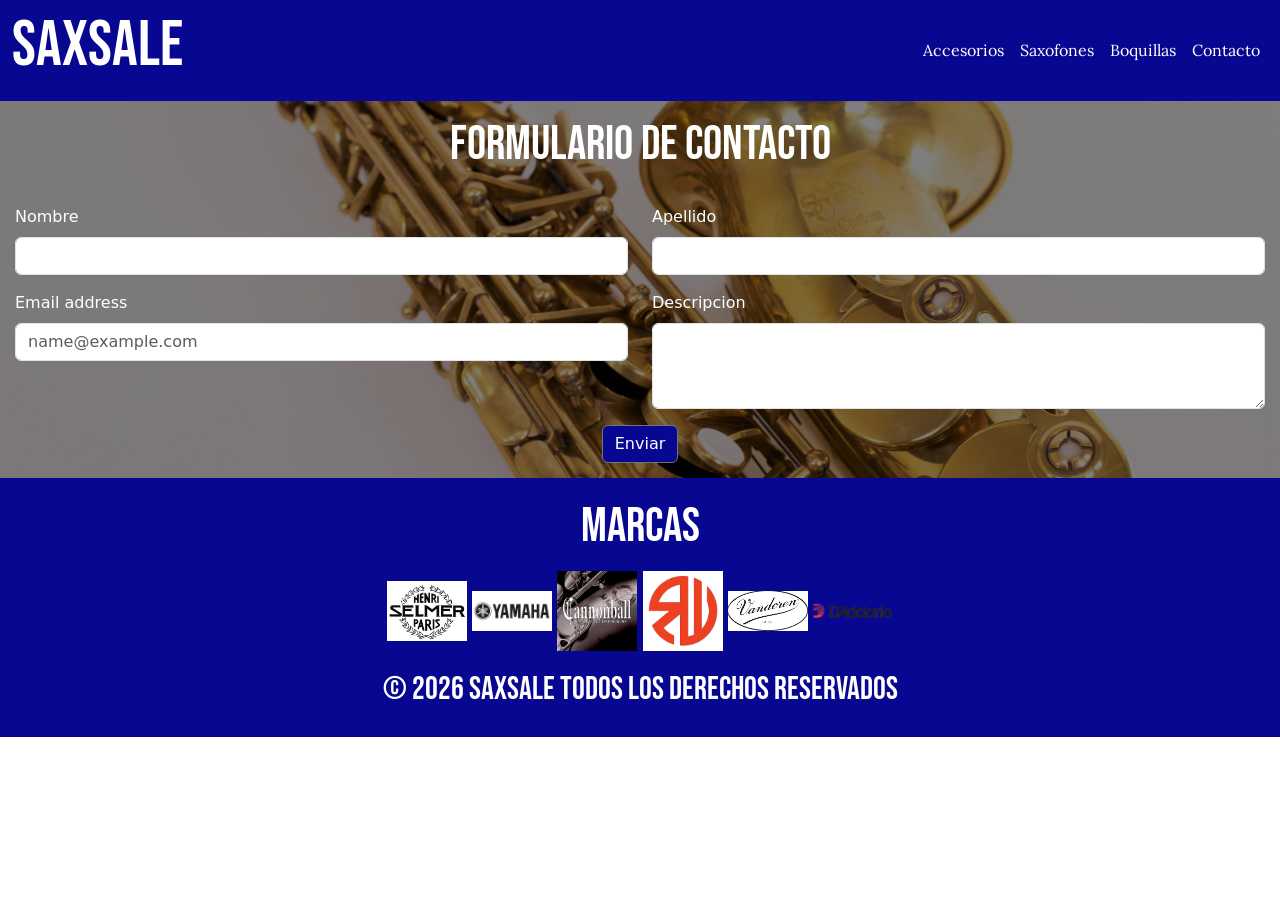
<file: pages/contacto.html>
<!DOCTYPE html>
<html lang="es">
<head>
    <meta charset="UTF-8">
    <meta name="viewport" content="width=device-width, initial-scale=1.0">
    <title>SaxSale-Contacto</title>

    <link href="https://cdn.jsdelivr.net/npm/bootstrap@5.3.8/dist/css/bootstrap.min.css" rel="stylesheet" integrity="sha384-sRIl4kxILFvY47J16cr9ZwB07vP4J8+LH7qKQnuqkuIAvNWLzeN8tE5YBujZqJLB" crossorigin="anonymous">
    <link rel="stylesheet" href="../styles/style.css">

    <link rel="preconnect" href="https://fonts.googleapis.com">
    <link rel="preconnect" href="https://fonts.gstatic.com" crossorigin>
    <link rel="shortcut icon" href="../assets/logos/saxo.png" type="image/x-icon">
    
    <meta name="description" content="Contactate con SaxSale para consultas sobre saxofones, boquillas y accesorios. Recibí atención personalizada y encontrá el instrumento ideal para tu estilo musical.">
    <meta name="keywords" content="contacto SaxSale, tienda de saxofón Uruguay, consultas saxofón, atención instrumentos musicales, saxofones y accesorios, comprar saxofón Uruguay, contacto tienda música,
     asesoramiento saxofón, instrumentos de viento Uruguay, SaxSale contacto, saxophone shop Uruguay, soporte saxofón, tienda online saxofón, músicos Uruguay, contacto accesorios musicales">
    <meta name="author" content="Mario Dos santos">
    <meta name="owner" content="SaxSale">
    
    <meta property="og:title" content="SaxSale-contacto">
    <meta property="og:url" content="https://mariodosantos21-boop.github.io/saxsale/pages/contacto.html">
    <meta property="og:image" content="https://raw.githubusercontent.com/mariodosantos21-boop/saxsale/refs/heads/main/assets/logos/saxo.png">
    <meta property="og:description" content="Contactate con SaxSale para consultas sobre saxofones, boquillas y accesorios. Recibí atención personalizada y encontrá el instrumento ideal para tu estilo musical.">
    
</head>
<body>
<header>
    <nav class="navbar navbar-expand-lg navbar-dark">
      <div class="container-fluid">
        <a href="../index.html">
      <h1>SaxSale</h1>
      </a>
        <button class="navbar-toggler" type="button" data-bs-toggle="collapse" data-bs-target="#navbarNav" aria-controls="navbarNav" aria-expanded="false" aria-label="Toggle navigation">
          <span class="navbar-toggler-icon"></span>
        </button>
        <div class="collapse navbar-collapse" id="navbarNav">
          <ul class="navbar-nav ms-auto">
          
            <li class="nav-item">
              <a class="nav-link" href="./accesorios.html">Accesorios</a>
            </li>
            <li class="nav-item">
              <a class="nav-link" href="./saxofones.html">Saxofones</a>
            </li>
            <li class="nav-item">
              <a class="nav-link" href="./mouthpiece.html">Boquillas</a>
            </li>
              <li class="nav-item">
              <a class="nav-link" href="./contacto.html">Contacto</a>
            </li>
          
          </ul>
        </div>
      </div>
    </nav>
  </header>
    <main>
    <section class="formulario">
      <h2 class="titulo-formulario">FORMULARIO DE CONTACTO</h2>
        <form action="">
        <div class="row">
          <div class="col-md-6 mb-3">
            <label class="form-label">Nombre</label>
             <input type="text" class="form-control" name="nombre">
          </div>
           <div class="col-md-6 mb-3">
            <label class="form-label">Apellido</label>
             <input type="text" class="form-control" name="apellido">
          </div>
          <div class="col-md-6 mb-3">
             <label for="exampleFormControlInput1" class="form-label">Email address</label>
              <input type="email" class="form-control" id="exampleFormControlInput1" placeholder="name@example.com" name="email">
          </div>
            <div class="col-md-6 mb-3">
              <label for="exampleFormControlTextarea1" class="form-label">Descripcion</label>
               <textarea class="form-control" id="exampleFormControlTextarea1" rows="3"></textarea>
          </div>
           <div class="button-formulario">
             <button type="submit" class="btn btn-secondary">Enviar</button>
          </div>
        </div>
      </form>
    </section>
  </main>
<footer>
 <section class="footer-contenedor">

  <article class="footer-box2">
    <h3 class="h3box2">MARCAS</h3>
   <div class="logos">
      <a href="https://www.selmer.fr/en-int?srsltid=AfmBOor79Rb-_9UPQ6MRUY8ZI1y_j1xs5f0mpgxhy6elbw4P0WbcUUgo" target="_blank">
        <img class="logo-footer" alt="logo-selmer" src="../assets/logos/selmer.png" loading="lazy"></a>
      <a href="https://usa.yamaha.com/products/musical_instruments/winds/saxophones/index.html" target="_blank">
        <img class="logo-footer" alt="logo-yamaha" src="../assets/logos/yamaha.png" loading="lazy"></a>
      <a href="https://www.cannonballmusic.com/" target="_blank">
        <img class="logo-footer" alt="logo-cannonball" src="../assets/logos/cannonball.png" loading="lazy"></a>
      <a href="https://www.robertoswinds.com/" target="_blank">
        <img class="logo-footer" alt="logo-robertowinds" src="../assets/novedades/robertowinds.jpg" loading="lazy" ></a>
      <a href="https://vandoren.fr/en/" target="_blank">
        <img class="logo-footer" alt="logo-vandoren" src="../assets/logos/vandoren_logo.png" loading="lazy"></a>
      <a href="https://www.daddario.com/collections/saxophone-reeds?srsltid=AfmBOor3AmA8gWwZORQWqCa6BvwieEF4S8FT9-_b8jnud8J5Rp-UT0DT" target="_blank">
        <img class="logo-footer" alt="logo-daddario" src="../assets/logos/Daddario_logo.png" loading="lazy"></a>
    </div>
   
  </article>

  <article class="footer-box3">
    <h2 class="footer-h2-b3">
      © 2026 SaxSale todos los derechos reservados
    </h2>
  </article>

</section>
      
    </footer>
    <script src="https://cdn.jsdelivr.net/npm/bootstrap@5.3.8/dist/js/bootstrap.bundle.min.js" integrity="sha384-FKyoEForCGlyvwx9Hj09JcYn3nv7wiPVlz7YYwJrWVcXK/BmnVDxM+D2scQbITxI" crossorigin="anonymous"></script>
</body>
</html>
</file>
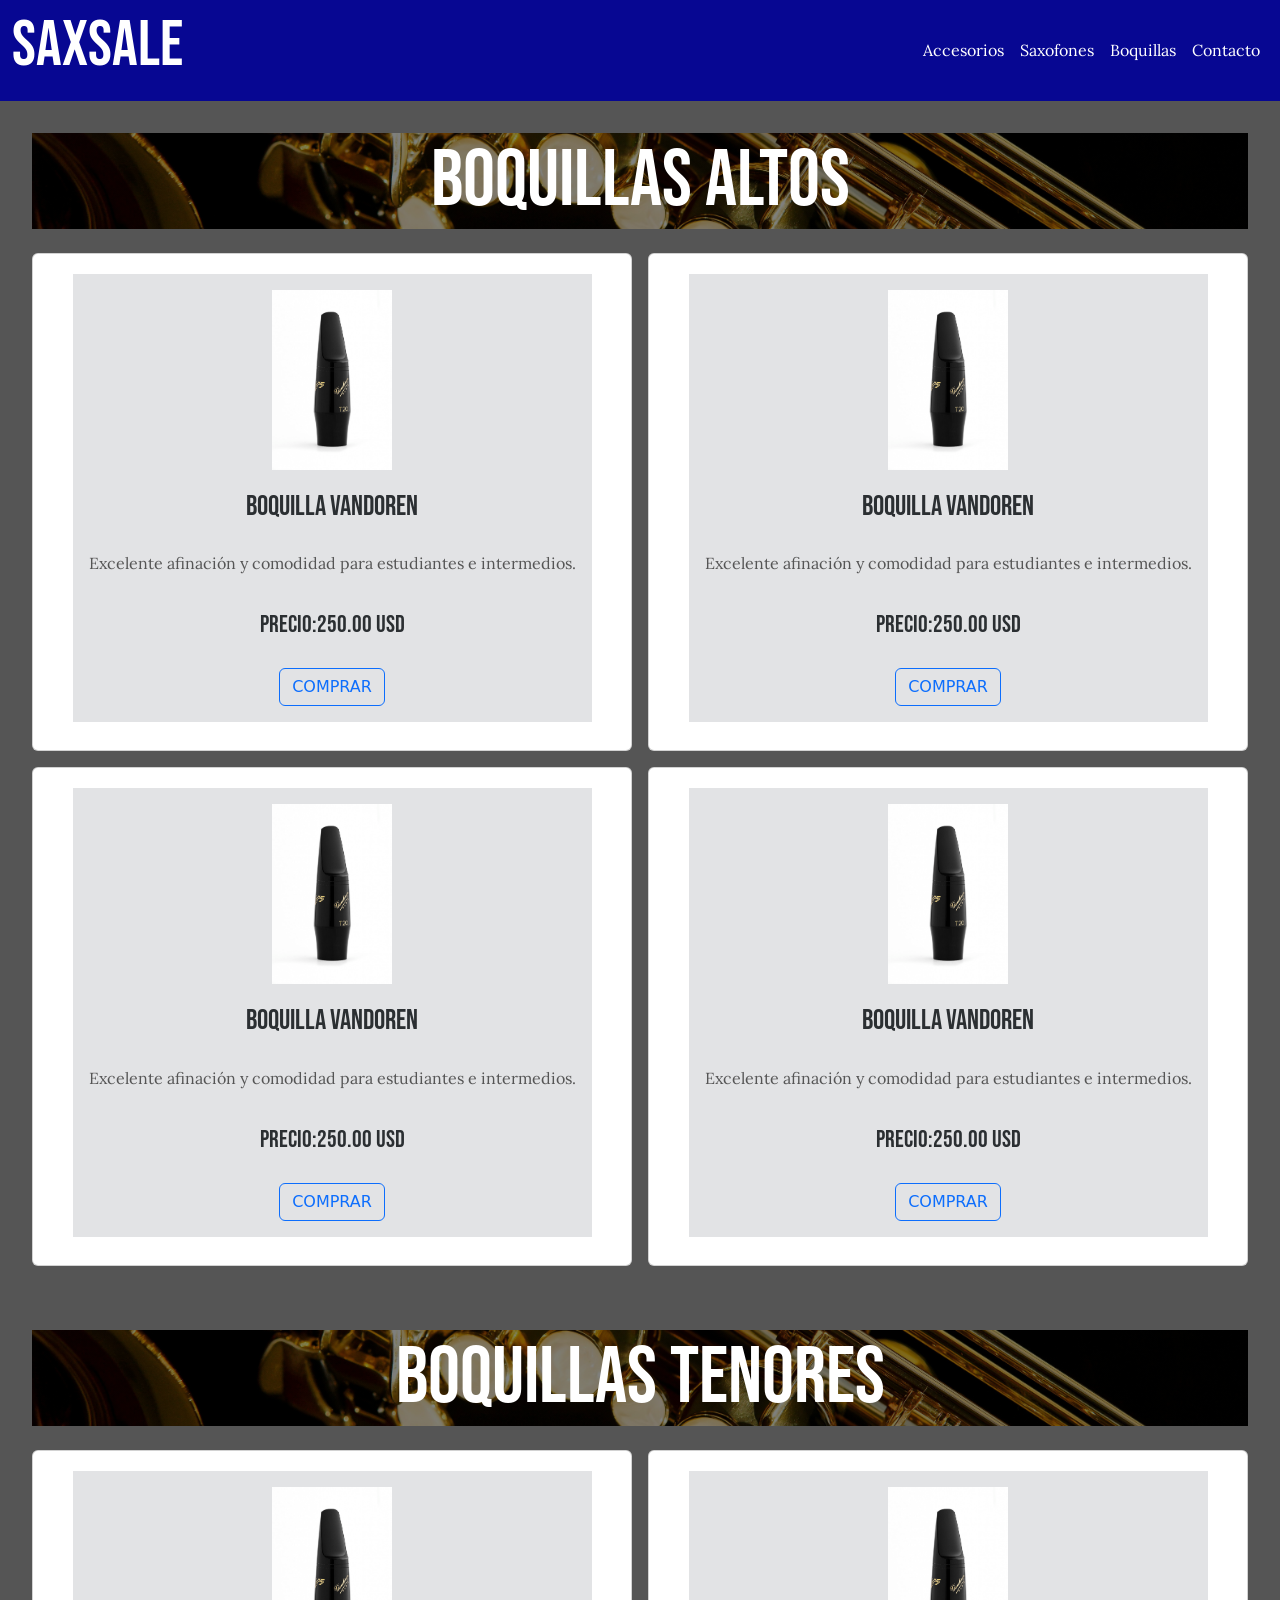
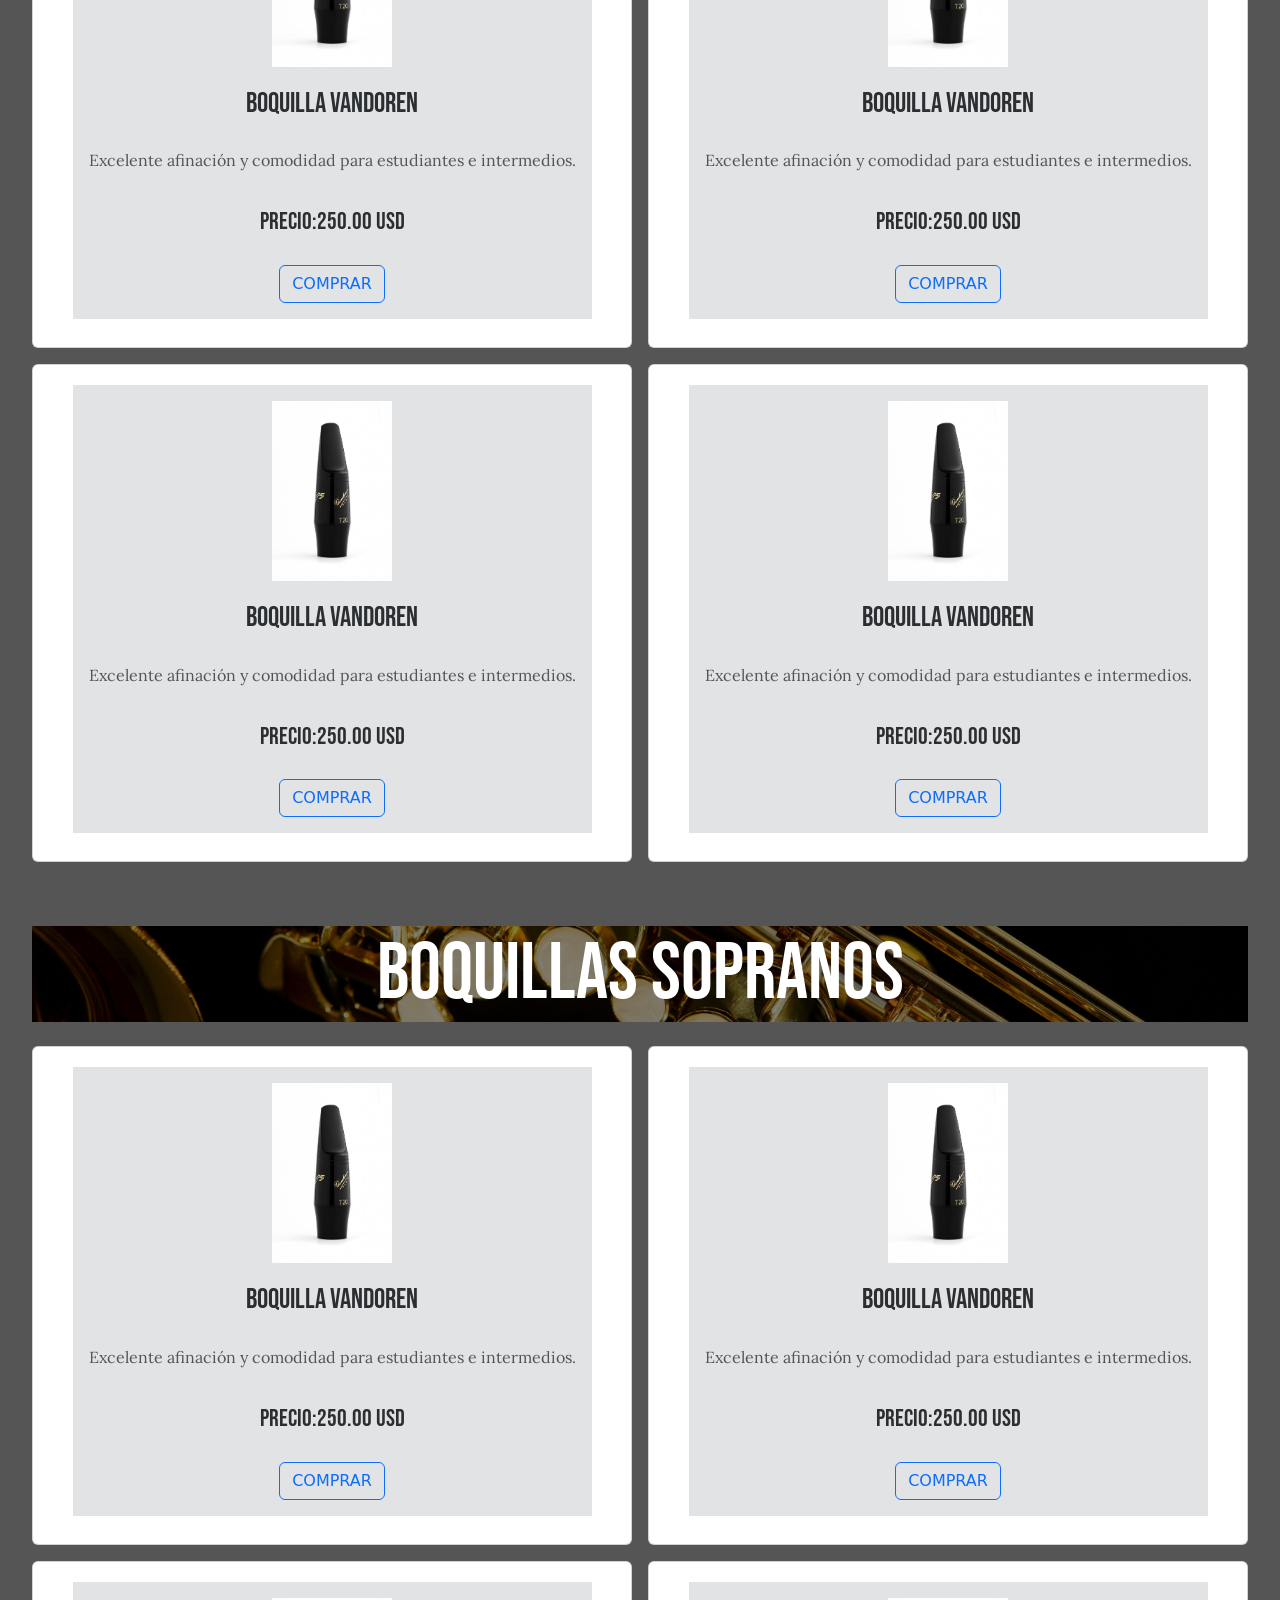
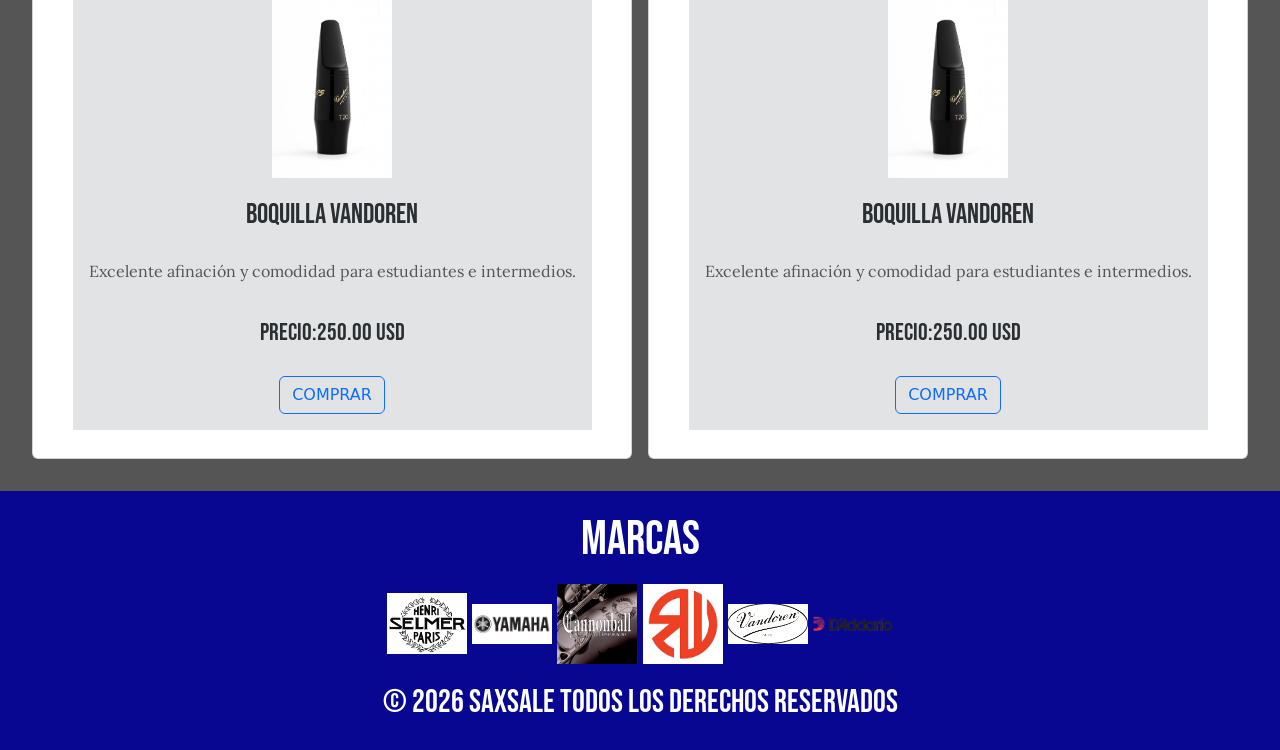
<file: pages/mouthpiece.html>
<!DOCTYPE html>
<html lang="es">
<head>
    <meta charset="UTF-8">
    <meta name="viewport" content="width=device-width, initial-scale=1.0">
    <title>SaxSale-Boquillas</title>

    <link href="https://cdn.jsdelivr.net/npm/bootstrap@5.3.8/dist/css/bootstrap.min.css" rel="stylesheet" integrity="sha384-sRIl4kxILFvY47J16cr9ZwB07vP4J8+LH7qKQnuqkuIAvNWLzeN8tE5YBujZqJLB" crossorigin="anonymous">
    <link rel="stylesheet" href="../styles/style.css">

    <link rel="preconnect" href="https://fonts.googleapis.com">
    <link rel="preconnect" href="https://fonts.gstatic.com" crossorigin>
    <link rel="shortcut icon" href="../assets/logos/saxo.png" type="image/x-icon">

   <meta name="description" content="Descubrí boquillas para saxofón de excelente calidad en SaxSale. Encontrá modelos para estudiantes y músicos profesionales, con gran sonido,
    comodidad y rendimiento para cada estilo musical.">
   <meta name="keywords" content="boquillas para saxofón, mouthpiece saxofón, boquillas saxo alto, boquillas saxo tenor, accesorios para saxofón, sax sale,
    boquillas profesionales saxofón, boquillas estudiantes saxofón, venta de boquillas saxofón Uruguay, mouthpiece sax alto, accesorios musicales, saxofón jazz,
    boquillas de calidad, tienda de saxofón online, saxophone mouthpieces">
   <meta name="author" content="Mario Dos santos">
   <meta name="owner" content="SaxSale">
    
   <meta property="og:title" content="SaxSale-boquillas">
   <meta property="og:url" content="https://mariodosantos21-boop.github.io/saxsale/pages/mouthpiece.html">
   <meta property="og:image" content="https://raw.githubusercontent.com/mariodosantos21-boop/saxsale/refs/heads/main/assets/logos/saxo.png">
   <meta property="og:description" content="Descubrí boquillas para saxofón de excelente calidad en SaxSale. Encontrá modelos para estudiantes y músicos profesionales,
    con gran sonido, comodidad y rendimiento para cada estilo musical.">
   
</head>
<body>
<header>
    <nav class="navbar navbar-expand-lg navbar-dark">
      <div class="container-fluid">
        <a href="../index.html">
      <h1>SaxSale</h1>
      </a>
        <button class="navbar-toggler" type="button" data-bs-toggle="collapse" data-bs-target="#navbarNav" aria-controls="navbarNav" aria-expanded="false" aria-label="Toggle navigation">
          <span class="navbar-toggler-icon"></span>
        </button>
        <div class="collapse navbar-collapse" id="navbarNav">
          <ul class="navbar-nav ms-auto">
          
            <li class="nav-item">
              <a class="nav-link" href="./accesorios.html">Accesorios</a>
            </li>
            <li class="nav-item">
              <a class="nav-link" href="./saxofones.html">Saxofones</a>
            </li>
            <li class="nav-item">
              <a class="nav-link" href="./mouthpiece.html">Boquillas</a>
            </li>
              <li class="nav-item">
              <a class="nav-link" href="./contacto.html">Contacto</a>
            </li>
          
          </ul>
        </div>
      </div>
    </nav>
  </header>
    <main>
<section class="contenedor">

            <h2 class="titulo-seccion">BOQUILLAS ALTOS</h2>
            
        <article class="card">
             <div class="p-3 mb-2 bg-secondary-subtle text-secondary-emphasis">
               <img class="img-boquilla" src="../assets/novedades/vandoren.jpg" alt="Boquillas">
                 <h3>Boquilla Vandoren</h3>
                   <p class="descripcion">Excelente afinación y comodidad para estudiantes e intermedios. </p>
                    <h4>PRECIO:250.00 USD</h4>
                 <a href="./compra.html" class="btn btn-outline-primary">COMPRAR</a>
             </div>
         </article>

         <article class="card">
             <div class="p-3 mb-2 bg-secondary-subtle text-secondary-emphasis">
               <img class="img-boquilla" src="../assets/novedades/vandoren.jpg" alt="Boquillas">
                 <h3>Boquilla Vandoren</h3>
                   <p class="descripcion">Excelente afinación y comodidad para estudiantes e intermedios. </p>
                    <h4>PRECIO:250.00 USD</h4>
                 <a href="./compra.html" class="btn btn-outline-primary">COMPRAR</a>
             </div>
         </article>

         <article class="card">
             <div class="p-3 mb-2 bg-secondary-subtle text-secondary-emphasis">
               <img class="img-boquilla" src="../assets/novedades/vandoren.jpg" alt="Boquillas">
                 <h3>Boquilla Vandoren</h3>
                   <p class="descripcion">Excelente afinación y comodidad para estudiantes e intermedios. </p>
                    <h4>PRECIO:250.00 USD</h4>
                 <a href="./compra.html" class="btn btn-outline-primary">COMPRAR</a>
             </div>
         </article>

         <article class="card">
             <div class="p-3 mb-2 bg-secondary-subtle text-secondary-emphasis">
               <img class="img-boquilla" src="../assets/novedades/vandoren.jpg" alt="Boquillas">
                 <h3>Boquilla Vandoren</h3>
                   <p class="descripcion">Excelente afinación y comodidad para estudiantes e intermedios. </p>
                    <h4>PRECIO:250.00 USD</h4>
                 <a href="./compra.html" class="btn btn-outline-primary">COMPRAR</a>
             </div>
         </article>

</section>

<section class="contenedor">

       <h2 class="titulo-seccion">BOQUILLAS TENORES</h2>
            
           <article class="card">
             <div class="p-3 mb-2 bg-secondary-subtle text-secondary-emphasis">
               <img class="img-boquilla" src="../assets/novedades/vandoren.jpg" alt="Boquillas">
                 <h3>Boquilla Vandoren</h3>
                   <p class="descripcion">Excelente afinación y comodidad para estudiantes e intermedios. </p>
                    <h4>PRECIO:250.00 USD</h4>
                 <a href="./compra.html" class="btn btn-outline-primary">COMPRAR</a>
             </div>
         </article>

        <article class="card">
             <div class="p-3 mb-2 bg-secondary-subtle text-secondary-emphasis">
               <img class="img-boquilla" src="../assets/novedades/vandoren.jpg" alt="Boquillas">
                 <h3>Boquilla Vandoren</h3>
                   <p class="descripcion">Excelente afinación y comodidad para estudiantes e intermedios. </p>
                    <h4>PRECIO:250.00 USD</h4>
                 <a href="./compra.html" class="btn btn-outline-primary">COMPRAR</a>
             </div>
         </article>
         
         <article class="card">
             <div class="p-3 mb-2 bg-secondary-subtle text-secondary-emphasis">
               <img class="img-boquilla" src="../assets/novedades/vandoren.jpg" alt="Boquillas">
                 <h3>Boquilla Vandoren</h3>
                   <p class="descripcion">Excelente afinación y comodidad para estudiantes e intermedios. </p>
                    <h4>PRECIO:250.00 USD</h4>
                 <a href="./compra.html" class="btn btn-outline-primary">COMPRAR</a>
             </div>
         </article>

         <article class="card">
             <div class="p-3 mb-2 bg-secondary-subtle text-secondary-emphasis">
               <img class="img-boquilla" src="../assets/novedades/vandoren.jpg" alt="Boquillas">
                 <h3>Boquilla Vandoren</h3>
                   <p class="descripcion">Excelente afinación y comodidad para estudiantes e intermedios. </p>
                    <h4>PRECIO:250.00 USD</h4>
                 <a href="./compra.html" class="btn btn-outline-primary">COMPRAR</a>
             </div>
         </article>

</section>

 <section class="contenedor">

            <h2 class="titulo-seccion">BOQUILLAS SOPRANOS</h2>
            
        <article class="card">
             <div class="p-3 mb-2 bg-secondary-subtle text-secondary-emphasis">
               <img class="img-boquilla" src="../assets/novedades/vandoren.jpg" alt="Boquillas">
                 <h3>Boquilla Vandoren</h3>
                   <p class="descripcion">Excelente afinación y comodidad para estudiantes e intermedios. </p>
                    <h4>PRECIO:250.00 USD</h4>
                 <a href="./compra.html" class="btn btn-outline-primary">COMPRAR</a>
             </div>
         </article>

         <article class="card">
             <div class="p-3 mb-2 bg-secondary-subtle text-secondary-emphasis">
               <img class="img-boquilla" src="../assets/novedades/vandoren.jpg" alt="Boquillas">
                 <h3>Boquilla Vandoren</h3>
                   <p class="descripcion">Excelente afinación y comodidad para estudiantes e intermedios. </p>
                    <h4>PRECIO:250.00 USD</h4>
                 <a href="./compra.html" class="btn btn-outline-primary">COMPRAR</a>
             </div>
         </article>

         <article class="card">
             <div class="p-3 mb-2 bg-secondary-subtle text-secondary-emphasis">
               <img class="img-boquilla" src="../assets/novedades/vandoren.jpg" alt="Boquillas">
                 <h3>Boquilla Vandoren</h3>
                   <p class="descripcion">Excelente afinación y comodidad para estudiantes e intermedios. </p>
                    <h4>PRECIO:250.00 USD</h4>
                 <a href="./compra.html" class="btn btn-outline-primary">COMPRAR</a>
             </div>
         </article>

         <article class="card">
             <div class="p-3 mb-2 bg-secondary-subtle text-secondary-emphasis">
               <img class="img-boquilla" src="../assets/novedades/vandoren.jpg" alt="Boquillas">
                 <h3>Boquilla Vandoren</h3>
                   <p class="descripcion">Excelente afinación y comodidad para estudiantes e intermedios. </p>
                    <h4>PRECIO:250.00 USD</h4>
                 <a href="./compra.html" class="btn btn-outline-primary">COMPRAR</a>
             </div>
         </article>

</section>
</main>
    <footer>
 <section class="footer-contenedor">

  <article class="footer-box2">
    <h3 class="h3box2">MARCAS</h3>

    <div class="logos">
      <a href="https://www.selmer.fr/en-int?srsltid=AfmBOor79Rb-_9UPQ6MRUY8ZI1y_j1xs5f0mpgxhy6elbw4P0WbcUUgo" target="_blank">
        <img class="logo-footer" alt="logo-selmer" src="../assets/logos/selmer.png" loading="lazy"></a>
      <a href="https://usa.yamaha.com/products/musical_instruments/winds/saxophones/index.html" target="_blank">
        <img class="logo-footer" alt="logo-yamaha" src="../assets/logos/yamaha.png" loading="lazy"></a>
      <a href="https://www.cannonballmusic.com/" target="_blank">
        <img class="logo-footer" alt="logo-cannonball" src="../assets/logos/cannonball.png" loading="lazy"></a>
      <a href="https://www.robertoswinds.com/" target="_blank">
        <img class="logo-footer" alt="logo-robertowinds" src="../assets/novedades/robertowinds.jpg" loading="lazy" ></a>
      <a href="https://vandoren.fr/en/" target="_blank">
        <img class="logo-footer" alt="logo-vandoren" src="../assets/logos/vandoren_logo.png" loading="lazy"></a>
      <a href="https://www.daddario.com/collections/saxophone-reeds?srsltid=AfmBOor3AmA8gWwZORQWqCa6BvwieEF4S8FT9-_b8jnud8J5Rp-UT0DT" target="_blank">
        <img class="logo-footer" alt="logo-daddario" src="../assets/logos/Daddario_logo.png" loading="lazy"></a>
    </div>
  </article>
 

  <article class="footer-box3">
    <h2 class="footer-h2-b3">
      © 2026 SaxSale todos los derechos reservados
    </h2>
  </article>

</section>
    </footer>
    <script src="https://cdn.jsdelivr.net/npm/bootstrap@5.3.8/dist/js/bootstrap.bundle.min.js" integrity="sha384-FKyoEForCGlyvwx9Hj09JcYn3nv7wiPVlz7YYwJrWVcXK/BmnVDxM+D2scQbITxI" crossorigin="anonymous"></script>
</body>
</html>
</file>
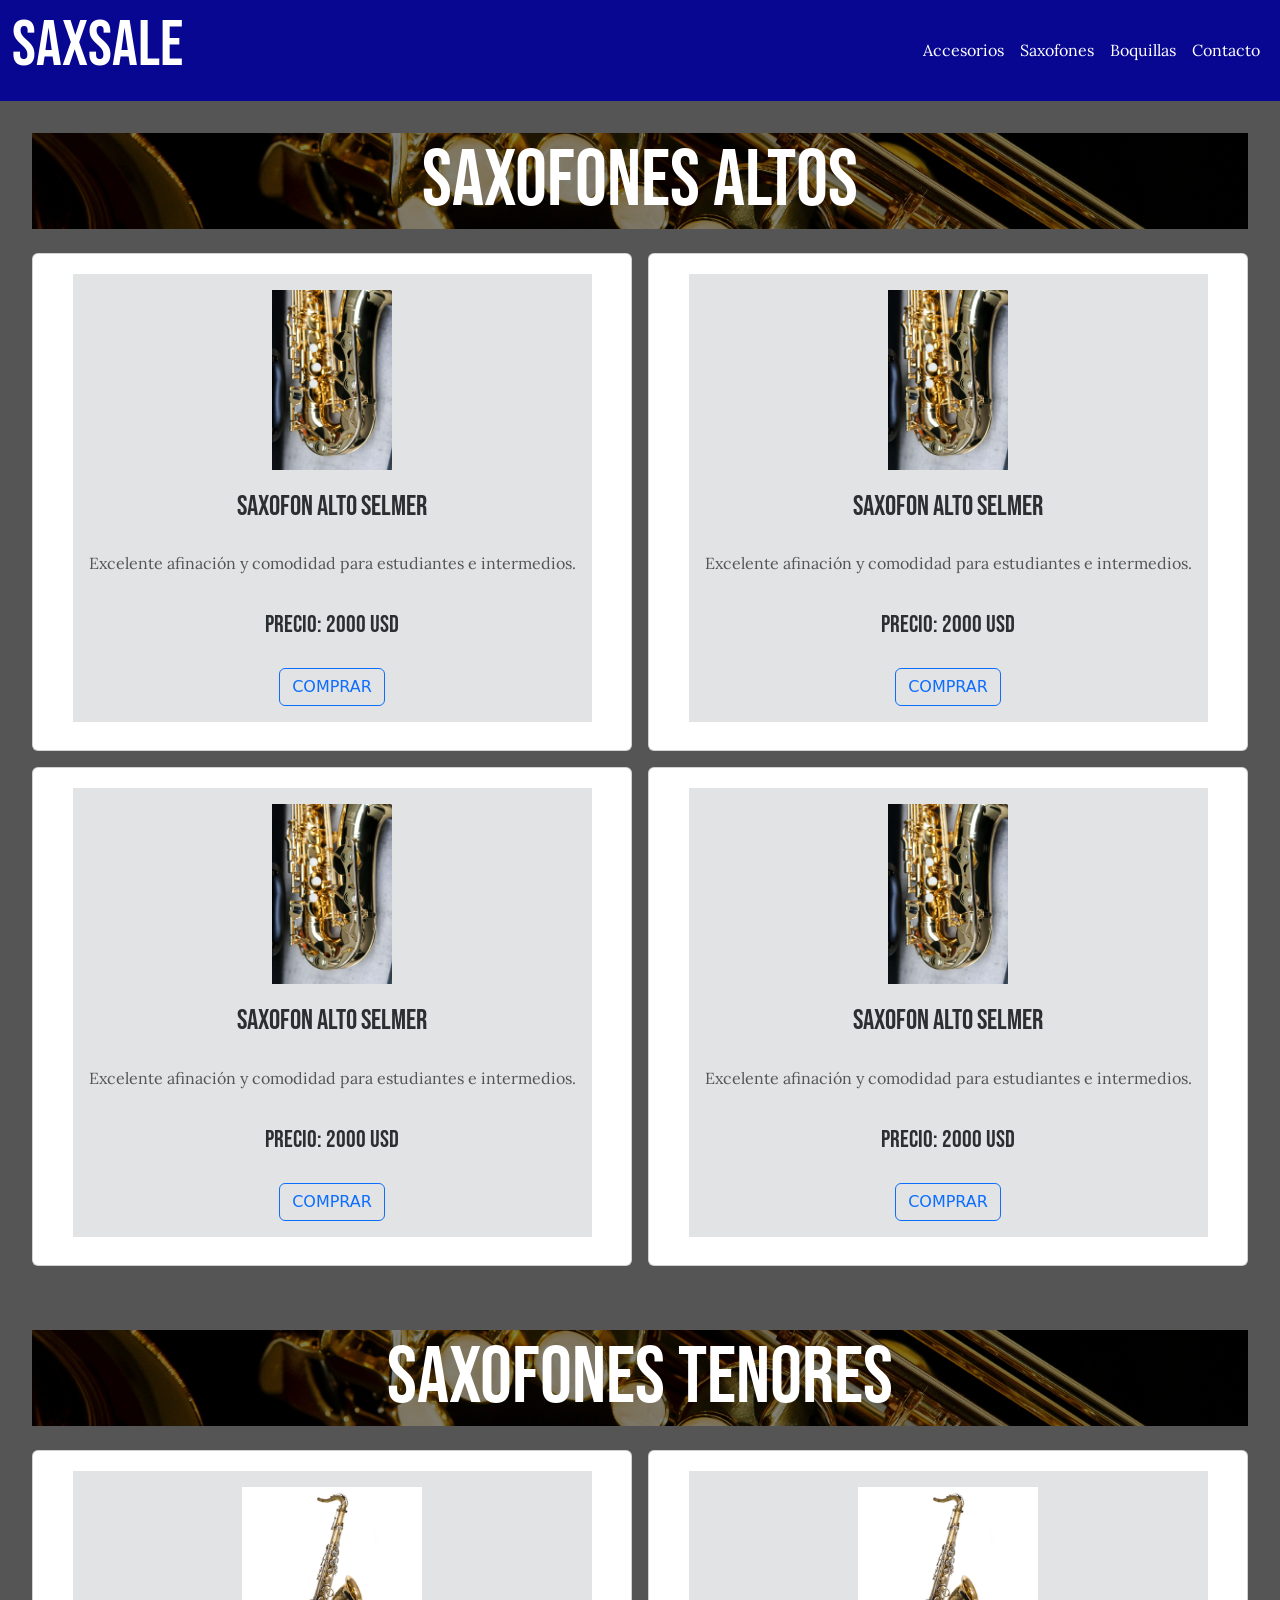
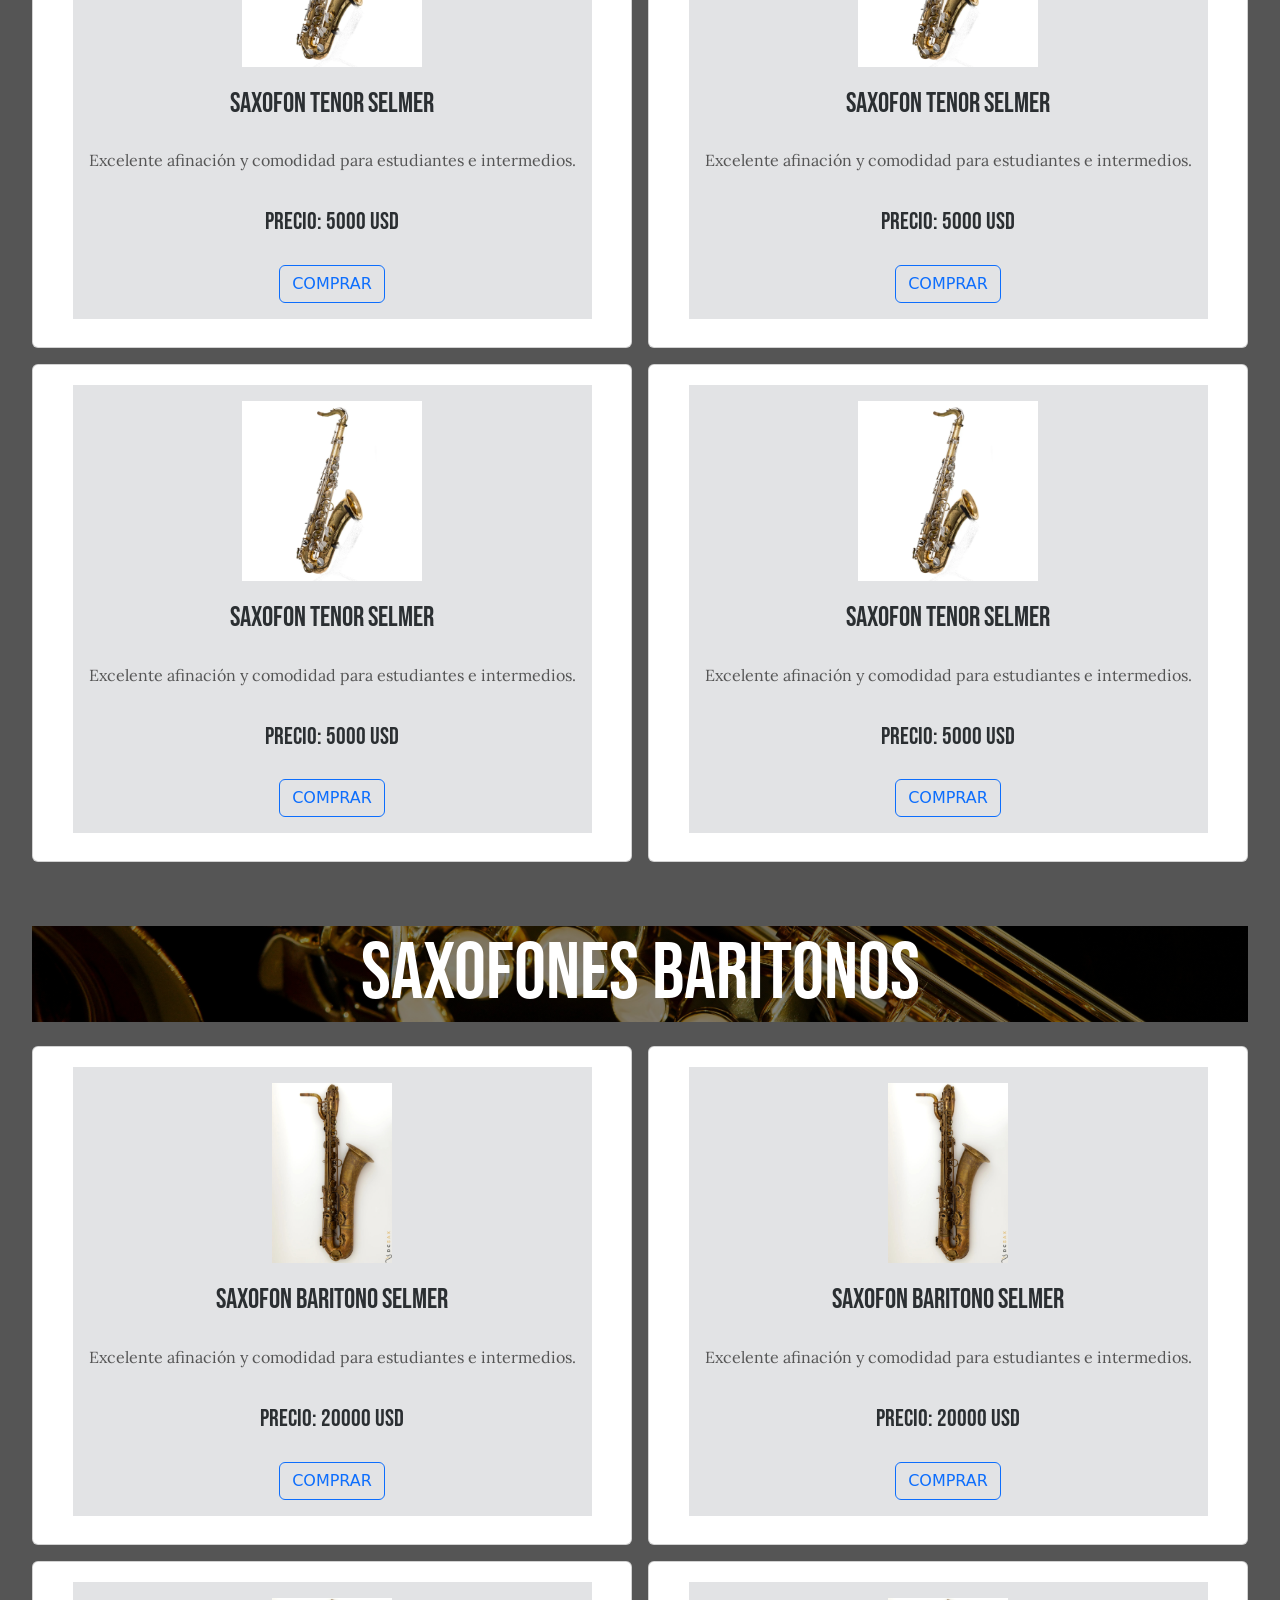
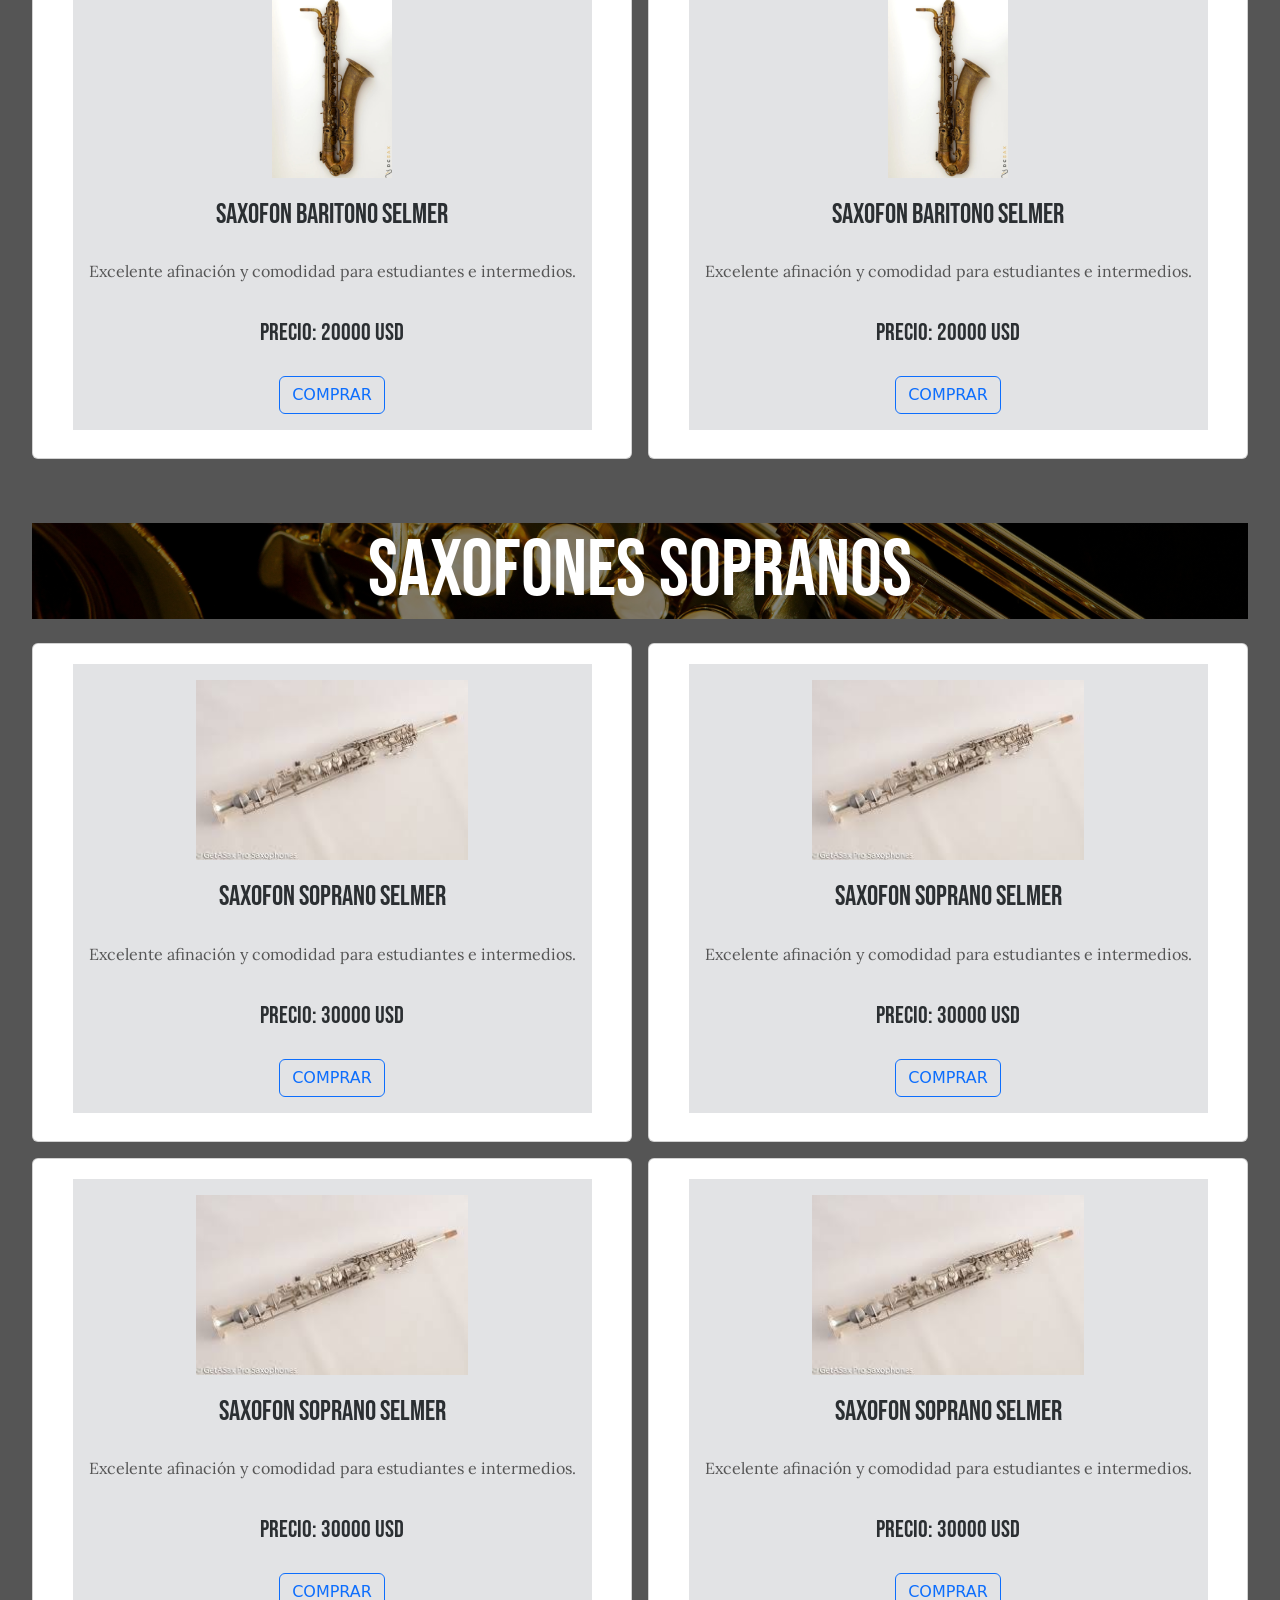
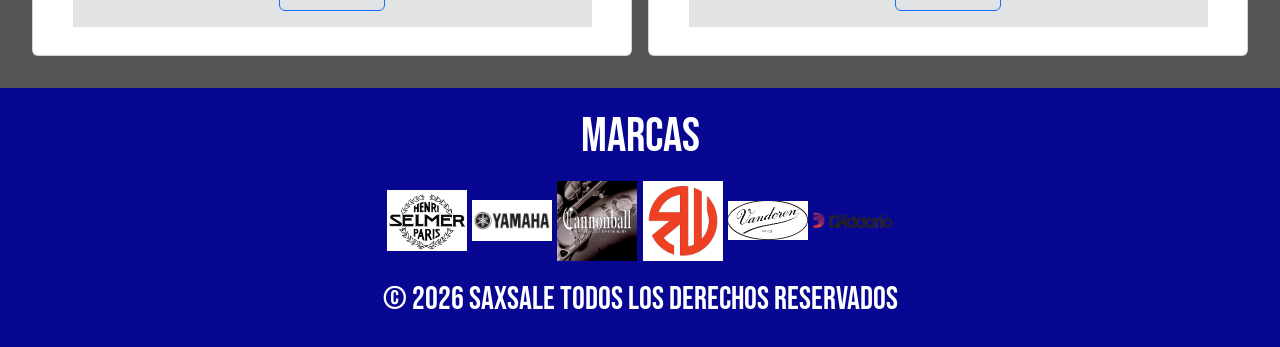
<file: pages/saxofones.html>
<!DOCTYPE html>
<html lang="es">
<head>
    <meta charset="UTF-8">
    <meta name="viewport" content="width=device-width, initial-scale=1.0">
    <title>SaxSale-Saxofones</title>

    <link href="https://cdn.jsdelivr.net/npm/bootstrap@5.3.8/dist/css/bootstrap.min.css" rel="stylesheet" integrity="sha384-sRIl4kxILFvY47J16cr9ZwB07vP4J8+LH7qKQnuqkuIAvNWLzeN8tE5YBujZqJLB" crossorigin="anonymous">
    <link rel="stylesheet" href="../styles/style.css">

    <link rel="preconnect" href="https://fonts.googleapis.com">
    <link rel="preconnect" href="https://fonts.gstatic.com" crossorigin>
    <link rel="shortcut icon" href="../assets/logos/saxo.png" type="image/x-icon">

     
   <meta name="description" content="Explorá saxofones de excelente calidad en SaxSale. Encontrá saxos altos, tenores y más,
    ideales para estudiantes y músicos profesionales que buscan gran sonido, comodidad y rendimiento.">
   <meta name="keywords" content="saxofones, saxofón alto, saxofón tenor, saxos profesionales, saxos para estudiantes, instrumentos de viento,
    venta de saxofones Uruguay, sax sale, comprar saxofón online, saxophone alto, saxophone tenor, accesorios para saxofón, instrumentos musicales, saxofones Yamaha, tienda de música online">
   <meta name="author" content="Mario Dos santos">
   <meta name="owner" content="SaxSale">
    
   <meta property="og:title" content="SaxSale-saxofones">
   <meta property="og:url" content="https://mariodosantos21-boop.github.io/saxsale/pages/saxofones.html">
   <meta property="og:image" content="https://raw.githubusercontent.com/mariodosantos21-boop/saxsale/refs/heads/main/assets/logos/saxo.png">
   <meta property="og:description" content="Explorá saxofones de excelente calidad en SaxSale. Encontrá saxos altos, tenores y más,
    ideales para estudiantes y músicos profesionales que buscan gran sonido, comodidad y rendimiento.">
   
  </head>
<body>
<header>
    <nav class="navbar navbar-expand-lg navbar-dark">
      <div class="container-fluid">
        <a href="../index.html">
      <h1>SaxSale</h1>
      </a>
        <button class="navbar-toggler" type="button" data-bs-toggle="collapse" data-bs-target="#navbarNav" aria-controls="navbarNav" aria-expanded="false" aria-label="Toggle navigation">
          <span class="navbar-toggler-icon"></span>
        </button>
        <div class="collapse navbar-collapse" id="navbarNav">
          <ul class="navbar-nav ms-auto">

            <li class="nav-item">
              <a class="nav-link" href="./accesorios.html">Accesorios</a>
            </li>
            <li class="nav-item">
              <a class="nav-link" href="./saxofones.html">Saxofones</a>
            </li>
            <li class="nav-item">
              <a class="nav-link" href="./mouthpiece.html">Boquillas</a>
            </li>
              <li class="nav-item">
              <a class="nav-link" href="./contacto.html">Contacto</a>
            </li>
            
          </ul>
        </div>
      </div>
    </nav>
  </header>
  <main>
        <section class="contenedor">

          <h2 class="titulo-seccion">SAXOFONES ALTOS</h2>
            
           <article class="card">
                <div class="p-3 mb-2 bg-secondary-subtle text-secondary-emphasis">
                  <img class="img-alto" src="../assets/novedades/pexels-caique-araujo-101156227-12457441.jpg" alt="saxoalto">
                    <h3>Saxofon Alto Selmer</h3>
                      <p class="descripcion">Excelente afinación y comodidad para estudiantes e intermedios.</p>
                       <h4>PRECIO: 2000 USD</h4>
                     <a href="./compra.html" class="btn btn-outline-primary">COMPRAR</a>
                </div>
            </article>

            <article class="card">
                <div class="p-3 mb-2 bg-secondary-subtle text-secondary-emphasis">
                  <img class="img-alto" src="../assets/novedades/pexels-caique-araujo-101156227-12457441.jpg" alt="saxoalto">
                    <h3>Saxofon Alto Selmer</h3>
                      <p class="descripcion">Excelente afinación y comodidad para estudiantes e intermedios.</p>
                       <h4>PRECIO: 2000 USD</h4>
                     <a href="./compra.html" class="btn btn-outline-primary">COMPRAR</a>
                </div>
            </article>

            <article class="card">
                <div class="p-3 mb-2 bg-secondary-subtle text-secondary-emphasis">
                  <img class="img-alto" src="../assets/novedades/pexels-caique-araujo-101156227-12457441.jpg" alt="saxoalto">
                    <h3>Saxofon Alto Selmer</h3>
                      <p class="descripcion">Excelente afinación y comodidad para estudiantes e intermedios. </p>
                       <h4>PRECIO: 2000 USD</h4>
                     <a href="./compra.html" class="btn btn-outline-primary">COMPRAR</a>
                </div>
            </article>

            <article class="card">
                <div class="p-3 mb-2 bg-secondary-subtle text-secondary-emphasis">
                  <img class="img-alto" src="../assets/novedades/pexels-caique-araujo-101156227-12457441.jpg" alt="saxoalto">
                    <h3>Saxofon Alto Selmer</h3>
                      <p class="descripcion"> Excelente afinación y comodidad para estudiantes e intermedios.</p>
                       <h4>PRECIO: 2000 USD</h4>
                     <a href="./compra.html" class="btn btn-outline-primary">COMPRAR</a>
                </div>
            </article>

</section>

 <section class="contenedor">

        <h2 class="titulo-seccion">SAXOFONES TENORES</h2>
            
         <article class="card">
               <div class="p-3 mb-2 bg-secondary-subtle text-secondary-emphasis">
                 <img class="img-tenor" src="../assets/saxofones/tenores/tmk6.jpg" alt="saxotenor">
                    <h3>Saxofon Tenor Selmer</h3>
                      <p class="descripcion">Excelente afinación y comodidad para estudiantes e intermedios. </p>
                        <h4>PRECIO: 5000 USD</h4>
                    <a href="./compra.html" class="btn btn-outline-primary">COMPRAR</a>
                </div>
          </article>

          <article class="card">
               <div class="p-3 mb-2 bg-secondary-subtle text-secondary-emphasis">
                 <img class="img-tenor" src="../assets/saxofones/tenores/tmk6.jpg" alt="saxotenor">
                    <h3>Saxofon Tenor Selmer</h3>
                      <p class="descripcion">Excelente afinación y comodidad para estudiantes e intermedios. </p>
                        <h4>PRECIO: 5000 USD</h4>
                    <a href="./compra.html" class="btn btn-outline-primary">COMPRAR</a>
                </div>
          </article>

          <article class="card">
               <div class="p-3 mb-2 bg-secondary-subtle text-secondary-emphasis">
                 <img class="img-tenor" src="../assets/saxofones/tenores/tmk6.jpg" alt="saxotenor">
                    <h3>Saxofon Tenor Selmer</h3>
                      <p class="descripcion">Excelente afinación y comodidad para estudiantes e intermedios. </p>
                        <h4>PRECIO: 5000 USD</h4>
                    <a href="./compra.html" class="btn btn-outline-primary">COMPRAR</a>
                </div>
          </article>

          <article class="card">
               <div class="p-3 mb-2 bg-secondary-subtle text-secondary-emphasis">
                 <img class="img-tenor" src="../assets/saxofones/tenores/tmk6.jpg" alt="saxotenor">
                    <h3>Saxofon Tenor Selmer</h3>
                      <p class="descripcion"> Excelente afinación y comodidad para estudiantes e intermedios.</p>
                        <h4>PRECIO: 5000 USD</h4>
                    <a href="./compra.html" class="btn btn-outline-primary">COMPRAR</a>
                </div>
          </article>
            
</section>

 <section class="contenedor">

        <h2 class="titulo-seccion">SAXOFONES BARITONOS</h2>
            
           <article class="card">
                <div class="p-3 mb-2 bg-secondary-subtle text-secondary-emphasis">
                  <img class="img-baritono" src="../assets/saxofones/baritonos/mark6b (1).jpg" alt="saxobaritono">
                    <h3>Saxofon Baritono Selmer</h3>
                      <p class="descripcion">Excelente afinación y comodidad para estudiantes e intermedios. </p>
                       <h4>PRECIO: 20000 USD</h4>
                   <a href="./compra.html" class="btn btn-outline-primary">COMPRAR</a>
                </div>
            </article>

            <article class="card">
                <div class="p-3 mb-2 bg-secondary-subtle text-secondary-emphasis">
                  <img class="img-baritono" src="../assets/saxofones/baritonos/mark6b (1).jpg" alt="saxobaritono">
                    <h3>Saxofon Baritono Selmer</h3>
                      <p class="descripcion">Excelente afinación y comodidad para estudiantes e intermedios. </p>
                       <h4>PRECIO: 20000 USD</h4>
                   <a href="./compra.html" class="btn btn-outline-primary">COMPRAR</a>
                </div>
            </article>

            <article class="card">
                <div class="p-3 mb-2 bg-secondary-subtle text-secondary-emphasis">
                  <img class="img-baritono" src="../assets/saxofones/baritonos/mark6b (1).jpg" alt="saxobaritono">
                    <h3>Saxofon Baritono Selmer</h3>
                      <p class="descripcion">Excelente afinación y comodidad para estudiantes e intermedios. </p>
                       <h4>PRECIO: 20000 USD</h4>
                   <a href="./compra.html" class="btn btn-outline-primary">COMPRAR</a>
                </div>
            </article>

            <article class="card">
                <div class="p-3 mb-2 bg-secondary-subtle text-secondary-emphasis">
                  <img class="img-baritono" src="../assets/saxofones/baritonos/mark6b (1).jpg" alt="saxobaritono">
                    <h3>Saxofon Baritono Selmer</h3>
                      <p class="descripcion">Excelente afinación y comodidad para estudiantes e intermedios. </p>
                       <h4>PRECIO: 20000 USD</h4>
                   <a href="./compra.html" class="btn btn-outline-primary">COMPRAR</a>
                </div>
            </article>

 </section>

 <section class="contenedor">

        <h2 class="titulo-seccion">SAXOFONES SOPRANOS</h2>
            
          <article class="card">
               <div class="p-3 mb-2 bg-secondary-subtle text-secondary-emphasis">
                  <img class="img-soprano" src="../assets/saxofones/sopranos/sba.jpg" alt="saxosoprano">
                    <h3>Saxofon Soprano Selmer</h3>
                      <p class="descripcion">Excelente afinación y comodidad para estudiantes e intermedios. </p>
                       <h4>PRECIO: 30000 USD</h4>
                  <a href="./compra.html" class="btn btn-outline-primary">COMPRAR</a>
                </div>
          </article>

           <article class="card">
               <div class="p-3 mb-2 bg-secondary-subtle text-secondary-emphasis">
                  <img class="img-soprano" src="../assets/saxofones/sopranos/sba.jpg" alt="saxosoprano">
                    <h3>Saxofon Soprano Selmer</h3>
                      <p class="descripcion">Excelente afinación y comodidad para estudiantes e intermedios. </p>
                       <h4>PRECIO: 30000 USD</h4>
                  <a href="./compra.html" class="btn btn-outline-primary">COMPRAR</a>
                </div>
          </article>

           <article class="card">
               <div class="p-3 mb-2 bg-secondary-subtle text-secondary-emphasis">
                  <img class="img-soprano" src="../assets/saxofones/sopranos/sba.jpg" alt="saxosoprano">
                    <h3>Saxofon Soprano Selmer</h3>
                      <p class="descripcion">Excelente afinación y comodidad para estudiantes e intermedios. </p>
                       <h4>PRECIO: 30000 USD</h4>
                  <a href="./compra.html" class="btn btn-outline-primary">COMPRAR</a>
                </div>
          </article>

           <article class="card">
               <div class="p-3 mb-2 bg-secondary-subtle text-secondary-emphasis">
                  <img class="img-soprano" src="../assets/saxofones/sopranos/sba.jpg" alt="saxosoprano">
                    <h3>Saxofon Soprano Selmer</h3>
                      <p class="descripcion">Excelente afinación y comodidad para estudiantes e intermedios. </p>
                       <h4>PRECIO: 30000 USD</h4>
                  <a href="./compra.html" class="btn btn-outline-primary">COMPRAR</a>
                </div>
          </article>
</section>
</main>
<footer>
 <section class="footer-contenedor">

   <article class="footer-box2">
     <h3 class="h3box2">MARCAS</h3>
   <div class="logos">
      <a href="https://www.selmer.fr/en-int?srsltid=AfmBOor79Rb-_9UPQ6MRUY8ZI1y_j1xs5f0mpgxhy6elbw4P0WbcUUgo" target="_blank">
        <img class="logo-footer" alt="logo-selmer" src="../assets/logos/selmer.png" loading="lazy" ></a>
      <a href="https://usa.yamaha.com/products/musical_instruments/winds/saxophones/index.html" target="_blank">
        <img class="logo-footer" alt="logo-yamaha" src="../assets/logos/yamaha.png" loading="lazy"></a>
      <a href="https://www.cannonballmusic.com/" target="_blank">
        <img class="logo-footer" alt="logo-cannonball" src="../assets/logos/cannonball.png" loading="lazy"></a>
      <a href="https://www.robertoswinds.com/" target="_blank">
        <img class="logo-footer" alt="logo-robertowinds" src="../assets/novedades/robertowinds.jpg" loading="lazy" ></a>
      <a href="https://vandoren.fr/en/" target="_blank">
        <img class="logo-footer" alt="logo-vandoren" src="../assets/logos/vandoren_logo.png" loading="lazy"></a>
      <a href="https://www.daddario.com/collections/saxophone-reeds?srsltid=AfmBOor3AmA8gWwZORQWqCa6BvwieEF4S8FT9-_b8jnud8J5Rp-UT0DT" target="_blank">
        <img class="logo-footer" alt="logo-daddario" src="../assets/logos/Daddario_logo.png" loading="lazy"></a>
    </div>
    
  </article>

  <article class="footer-box3">
    <h2 class="footer-h2-b3">
      © 2026 SaxSale todos los derechos reservados
    </h2>
  </article>

 </section>
</footer>
    <script 

src="https://cdn.jsdelivr.net/npm/bootstrap@5.3.8/dist/js/bootstrap.bundle.min.js">
</script>
</body>
</html>
</file>
<file: styles/style.css>
@import url("https://fonts.googleapis.com/css2?family=Bebas+Neue&display=swap");
@import url("https://fonts.googleapis.com/css2?family=Lora:ital,wght@0,400..700;1,400..700&display=swap");
.navbar {
  background-color: rgb(7, 7, 146);
}
.navbar a {
  font-family: "Lora", serif;
  text-decoration: none;
}
.navbar h1 {
  font-family: "Bebas Neue", sans-serif;
  font-size: 4rem;
  color: white;
}
.navbar h1:hover {
  color: crimson;
  transform: scale(1.05);
}
.navbar .nav-link {
  font-size: 1rem;
  color: white;
}
.navbar .nav-link:hover {
  color: crimson;
  transform: scale(1.05);
}

/*mixin flex*/
/*mixin tablet*/
/*mixin mobile*/
/*mixin intermedio*/
/*extend*/
.contenedor .card {
  display: flex;
  flex-direction: column;
  flex-wrap: nowrap;
  justify-content: flex-start;
  align-items: center;
  gap: 1rem;
}

.footer-contenedor {
  display: flex;
  flex-direction: column;
  flex-wrap: wrap;
  justify-content: center;
  align-items: center;
  gap: 20px;
  padding: 20px;
  background-color: rgb(7, 7, 146);
}
.footer-contenedor .footer-box2 {
  display: flex;
  flex-direction: column;
  flex-wrap: wrap;
  justify-content: center;
  align-items: center;
  gap: 0;
  width: 100%;
}
.footer-contenedor .footer-box2 .h3box2 {
  text-align: center;
  margin-bottom: 15px;
  color: white;
  font-family: "Bebas Neue", sans-serif;
  font-size: 3rem;
}
.footer-contenedor .footer-box2 .footer-box2 div {
  display: inline-block;
}
.footer-contenedor .footer-box2 .footer-box2 {
  display: flex;
  flex-direction: column;
  flex-wrap: wrap;
  justify-content: center;
  align-items: center;
  gap: 0;
}
.footer-contenedor .footer-box2 .footer-box2 > div {
  display: flex;
  flex-direction: column;
  flex-wrap: wrap;
  justify-content: center;
  align-items: center;
  gap: 15px;
}
.footer-contenedor .footer-box2 .logo-footer {
  width: 80px;
  height: 80px;
  object-fit: contain;
  transition: transform 0.3s;
}
.footer-contenedor .footer-box2 .logo-footer:hover {
  transform: scale(1.1);
}
.footer-contenedor .footer-box3 {
  width: 100%;
  display: flex;
  justify-content: center;
}
.footer-contenedor .footer-box3 .footer-h2-b3 {
  text-align: center;
  font-size: 2rem;
  color: white;
  font-family: "Bebas Neue", sans-serif;
}
@media (min-width: 320px) and (max-width: 479px) {
  .footer-contenedor .logos {
    display: flex;
    flex-direction: column;
    flex-wrap: wrap;
    justify-content: center;
    align-items: center;
    gap: 1rem;
  }
}
@media (min-width: 480px) and (max-width: 767px) {
  .footer-contenedor .logos {
    display: flex;
    flex-direction: column;
    flex-wrap: wrap;
    justify-content: center;
    align-items: center;
    gap: 1rem;
  }
}

.titulo-seccion {
  display: flex;
  flex-direction: row;
  flex-wrap: wrap;
  justify-content: center;
  align-items: center;
  gap: 0;
  font-family: "Bebas Neue", sans-serif;
  grid-column: 1/-1;
  color: white;
  font-size: 5rem;
  background-image: linear-gradient(rgba(0, 0, 0, 0.5), rgba(0, 0, 0, 0.5)), url("../assets/novedades/pexels-caique-araujo-101156227-28653606.jpg");
  background-position: right;
  background-size: cover;
  background-repeat: no-repeat;
}
@media (min-width: 320px) and (max-width: 479px) {
  .titulo-seccion {
    font-size: 3rem;
  }
}
@media (min-width: 480px) and (max-width: 767px) {
  .titulo-seccion {
    font-size: 3rem;
  }
}

.contenedor {
  display: grid;
  grid-template-columns: repeat(2, 1fr);
  grid-auto-rows: auto;
  gap: 1rem;
  padding: 2rem;
  background-color: #555;
}
.contenedor .card {
  text-align: center;
  padding: 20px;
  height: 100%;
  width: 100%;
  overflow: hidden;
}
.contenedor .card h3, .contenedor .card h4 {
  padding: 20px;
  font-family: "Bebas Neue", sans-serif;
}
.contenedor .card p {
  font-family: "Lora", serif;
}
.contenedor .card img {
  width: 100%;
  height: 180px;
  object-fit: contain;
  transition: transform 0.3s ease;
}
.contenedor .card img:hover {
  transform: scale(1.1);
}
.contenedor .card .descripcion {
  font-size: 1rem;
  color: #555;
}
.contenedor .card .boton-comprar {
  margin-top: auto;
}
@media (min-width: 320px) and (max-width: 479px) {
  .contenedor {
    grid-template-columns: 1fr;
    grid-auto-rows: auto;
    gap: 1rem;
    padding: 5px;
  }
  .contenedor .card {
    display: flex;
    flex-direction: column;
    flex-wrap: wrap;
    justify-content: flex-start;
    align-items: center;
    gap: 1rem;
    text-align: center;
    padding: 20px;
    height: 100%;
    width: 100%;
  }
  .contenedor .card .boton-comprar {
    margin-top: auto;
  }
  .contenedor .card .card img {
    width: 100%;
    height: 180px;
    object-fit: contain;
  }
  .contenedor .card .descripcion {
    font-size: 1rem;
    color: #555;
    overflow: hidden;
  }
}

.formulario-de-pago {
  padding: 15px;
  background-image: linear-gradient(rgba(0, 0, 0, 0.5), rgba(0, 0, 0, 0.5)), url(../assets/novedades/pexels-jean-paul-wright-39375669-7929649.jpg);
  background-repeat: no-repeat;
  background-size: cover;
  background-position: center;
}
.formulario-de-pago .titulo-formulario {
  text-align: center;
  color: white;
  font-family: "Bebas Neue", sans-serif;
  font-size: 3rem;
}
.formulario-de-pago label {
  color: white;
  font-family: "Lora", serif;
}

.formulario {
  display: grid;
  grid-template-columns: repeat(1, 1fr);
  gap: 1.5rem;
  padding: 15px;
  background-image: linear-gradient(rgba(0, 0, 0, 0.5), rgba(0, 0, 0, 0.5)), url(../assets/novedades/pexels-jean-paul-wright-39375669-7929649.jpg);
  background-repeat: no-repeat;
  background-size: cover;
  background-position: center;
}
.formulario .button-formulario {
  display: flex;
  flex-direction: row;
  flex-wrap: wrap;
  justify-content: center;
  align-items: center;
  gap: 0;
}
.formulario .button-formulario button {
  background-color: rgb(7, 7, 146);
}
.formulario .form-label {
  color: white;
}
.formulario .titulo-formulario {
  text-align: center;
  font-size: 3rem;
  color: white;
  background: none;
  font-family: "Bebas Neue", sans-serif;
}

@keyframes vibrate {
  0% {
    transform: translateY(0);
    transform: translateX(0);
  }
  10% {
    transform: translateY(10px);
  }
  20% {
    transform: translateX(5px);
  }
  30% {
    transform: translateX(-5px);
  }
  40% {
    transform: translateX(5px);
  }
  50% {
    transform: translateX(-5px);
  }
  60% {
    transform: translateX(5px);
  }
  70% {
    transform: translateX(-5px);
  }
  80% {
    transform: translateX(5px);
  }
  90% {
    transform: translateX(-5px);
  }
  100% {
    transform: translateY(0);
    transform: translateX(0);
  }
}
.main-inicio {
  background-image: linear-gradient(rgba(0, 0, 0, 0.5), rgba(0, 0, 0, 0.5)), url("../assets/novedades/mark6.jpg");
  background-size: cover;
  background-position: center;
  background-repeat: no-repeat;
}
.main-inicio .star-container {
  display: flex;
  flex-direction: column;
  flex-wrap: wrap;
  justify-content: center;
  align-items: center;
  gap: 20px;
}
.main-inicio .star-container h2 {
  font-family: "Bebas Neue", sans-serif;
  font-size: 4rem;
  color: white;
}
.main-inicio .star-container p {
  font-family: "Lora", serif;
  color: white;
  text-align: center;
}
.main-inicio .star-container2 {
  display: grid;
  grid-template-columns: repeat(3, 1fr);
  gap: 1rem;
  padding: 1rem;
  justify-items: center;
}
.main-inicio .star-container2 h2 {
  grid-column: 1/-1;
  font-family: "Bebas Neue", sans-serif;
  color: white;
  text-align: center;
  font-size: 4rem;
}
.main-inicio .star-container2 .card {
  animation: vibrate 4s linear infinite;
}
.main-inicio .star-container2 .card img {
  width: 100%;
  height: 100%;
  object-fit: cover;
}
.main-inicio .star-container2 .card .card-body h3 {
  font-family: "Bebas Neue", sans-serif;
  font-size: 2rem;
}
.main-inicio .star-container2 .card:hover {
  animation: none;
}
.main-inicio .star-container3 {
  display: grid;
  grid-template-columns: repeat(3, 1fr);
  gap: 1rem;
  padding: 1rem;
  justify-items: center;
}
.main-inicio .star-container3 h2 {
  grid-column: 1/-1;
  font-family: "Bebas Neue", sans-serif;
  color: white;
  text-align: center;
  font-size: 4rem;
}
.main-inicio .star-container3 .card-rotate {
  width: 200px;
  height: 280px;
  perspective: 1000px;
  background-color: white;
  border-radius: 10px;
}
.main-inicio .star-container3 .card-rotate .inner {
  width: 100%;
  height: 100%;
  position: relative;
  transition: 0.6s;
  transform-style: preserve-3d;
}
.main-inicio .star-container3 .card-rotate:hover .inner {
  transform: rotateY(180deg);
}
.main-inicio .star-container3 .card-rotate .front, .main-inicio .star-container3 .card-rotate .back {
  display: flex;
  flex-direction: column;
  justify-content: space-between;
  position: absolute;
  width: 100%;
  height: 100%;
  backface-visibility: hidden;
}
.main-inicio .star-container3 .card-rotate .front img, .main-inicio .star-container3 .card-rotate .back img {
  width: 100%;
  height: 70%;
  object-fit: cover;
  border-radius: 10px;
}
.main-inicio .star-container3 .card-rotate .front h3, .main-inicio .star-container3 .card-rotate .back h3 {
  text-align: center;
  font-family: "Bebas Neue", sans-serif;
  font-size: 2rem;
  color: black;
}
.main-inicio .star-container3 .card-rotate .back {
  transform: rotateY(180deg);
  padding: 1rem;
}
.main-inicio .star-container3 .card-rotate .back p {
  text-align: center;
  font-family: "Lora", serif;
  font-size: 13px;
}
@media (min-width: 320px) and (max-width: 479px) {
  .main-inicio .star-container {
    padding: 1rem;
    gap: 1rem;
  }
  .main-inicio .star-container h2 {
    font-size: 2rem;
  }
  .main-inicio .star-container2 {
    grid-template-columns: 1fr;
  }
  .main-inicio .star-container2 h2 {
    font-size: 2rem;
  }
  .main-inicio .star-container3 {
    grid-template-columns: 1fr;
  }
  .main-inicio .star-container3 h2 {
    font-size: 2rem;
  }
}
@media (min-width: 480px) and (max-width: 767px) {
  .main-inicio .star-container {
    padding: 1rem;
    gap: 1rem;
  }
  .main-inicio .star-container h2 {
    font-size: 3rem;
  }
  .main-inicio .star-container2 {
    grid-template-columns: repeat(1, 1fr);
  }
  .main-inicio .star-container2 h2 {
    font-size: 3rem;
  }
  .main-inicio .star-container3 {
    grid-template-columns: repeat(1, 1fr);
  }
  .main-inicio .star-container3 h2 {
    font-size: 3rem;
  }
}
@media (min-width: 768px) and (max-width: 1024px) {
  .main-inicio .star-container {
    padding: 1rem;
    gap: 1rem;
  }
  .main-inicio .star-container h2 {
    font-size: 4rem;
  }
  .main-inicio .star-container2 {
    grid-template-columns: repeat(2, 1fr);
  }
  .main-inicio .star-container2 h2 {
    font-size: 4rem;
  }
  .main-inicio .star-container3 {
    grid-template-columns: repeat(2, 1fr);
  }
  .main-inicio .star-container3 h2 {
    font-size: 4rem;
  }
}

/*# sourceMappingURL=style.css.map */
</file>
